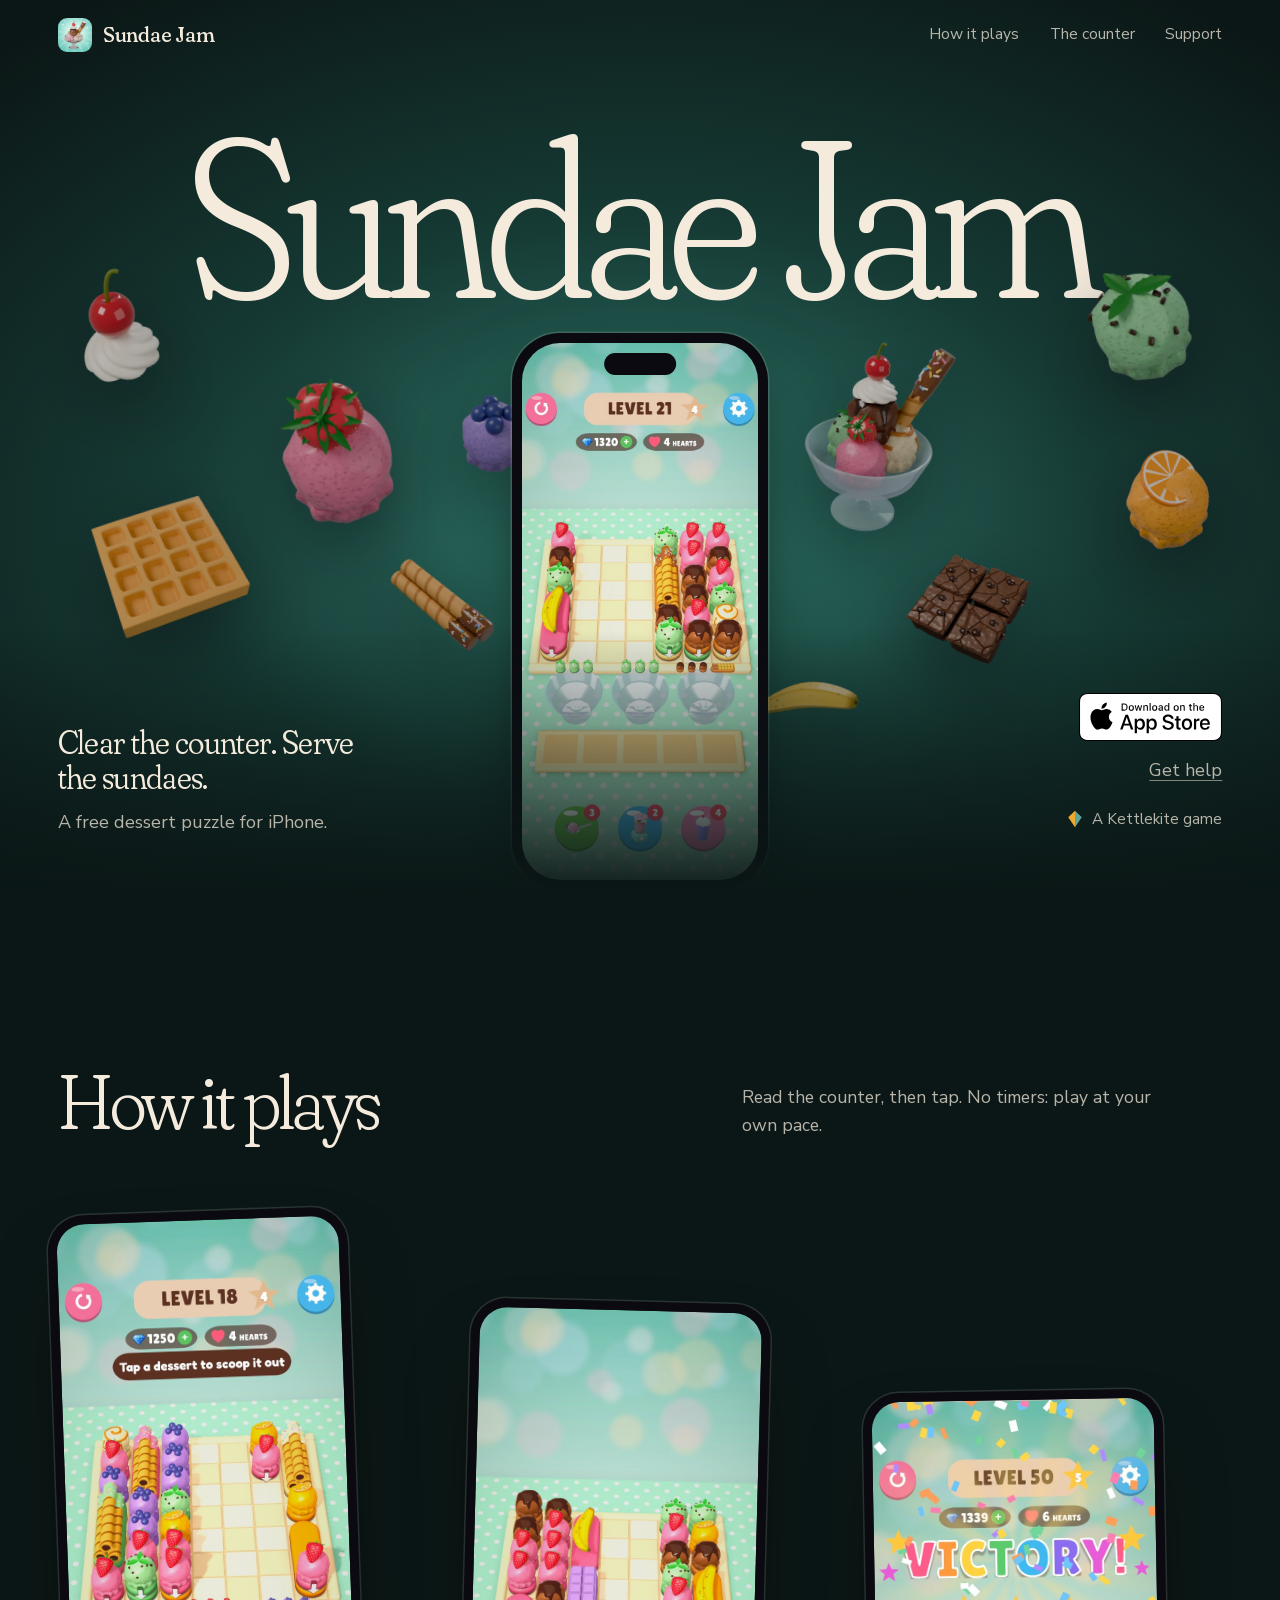
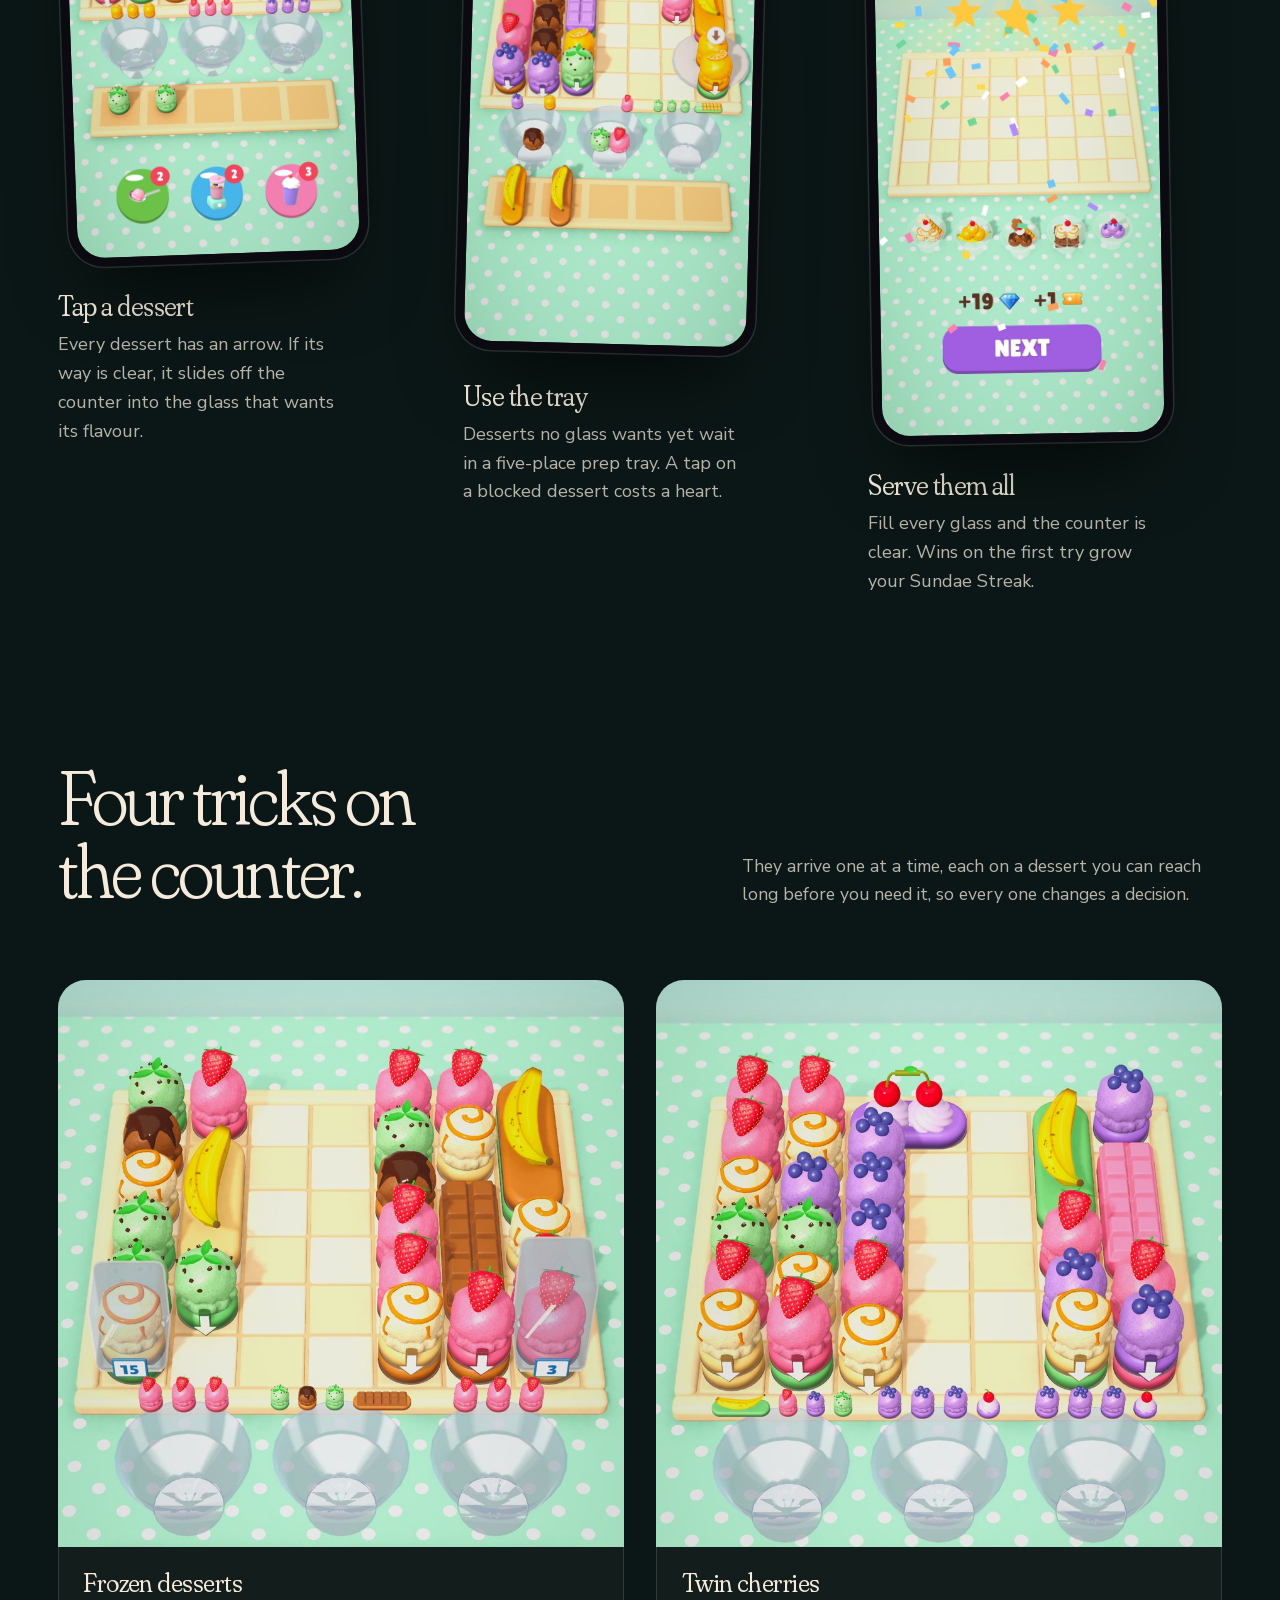
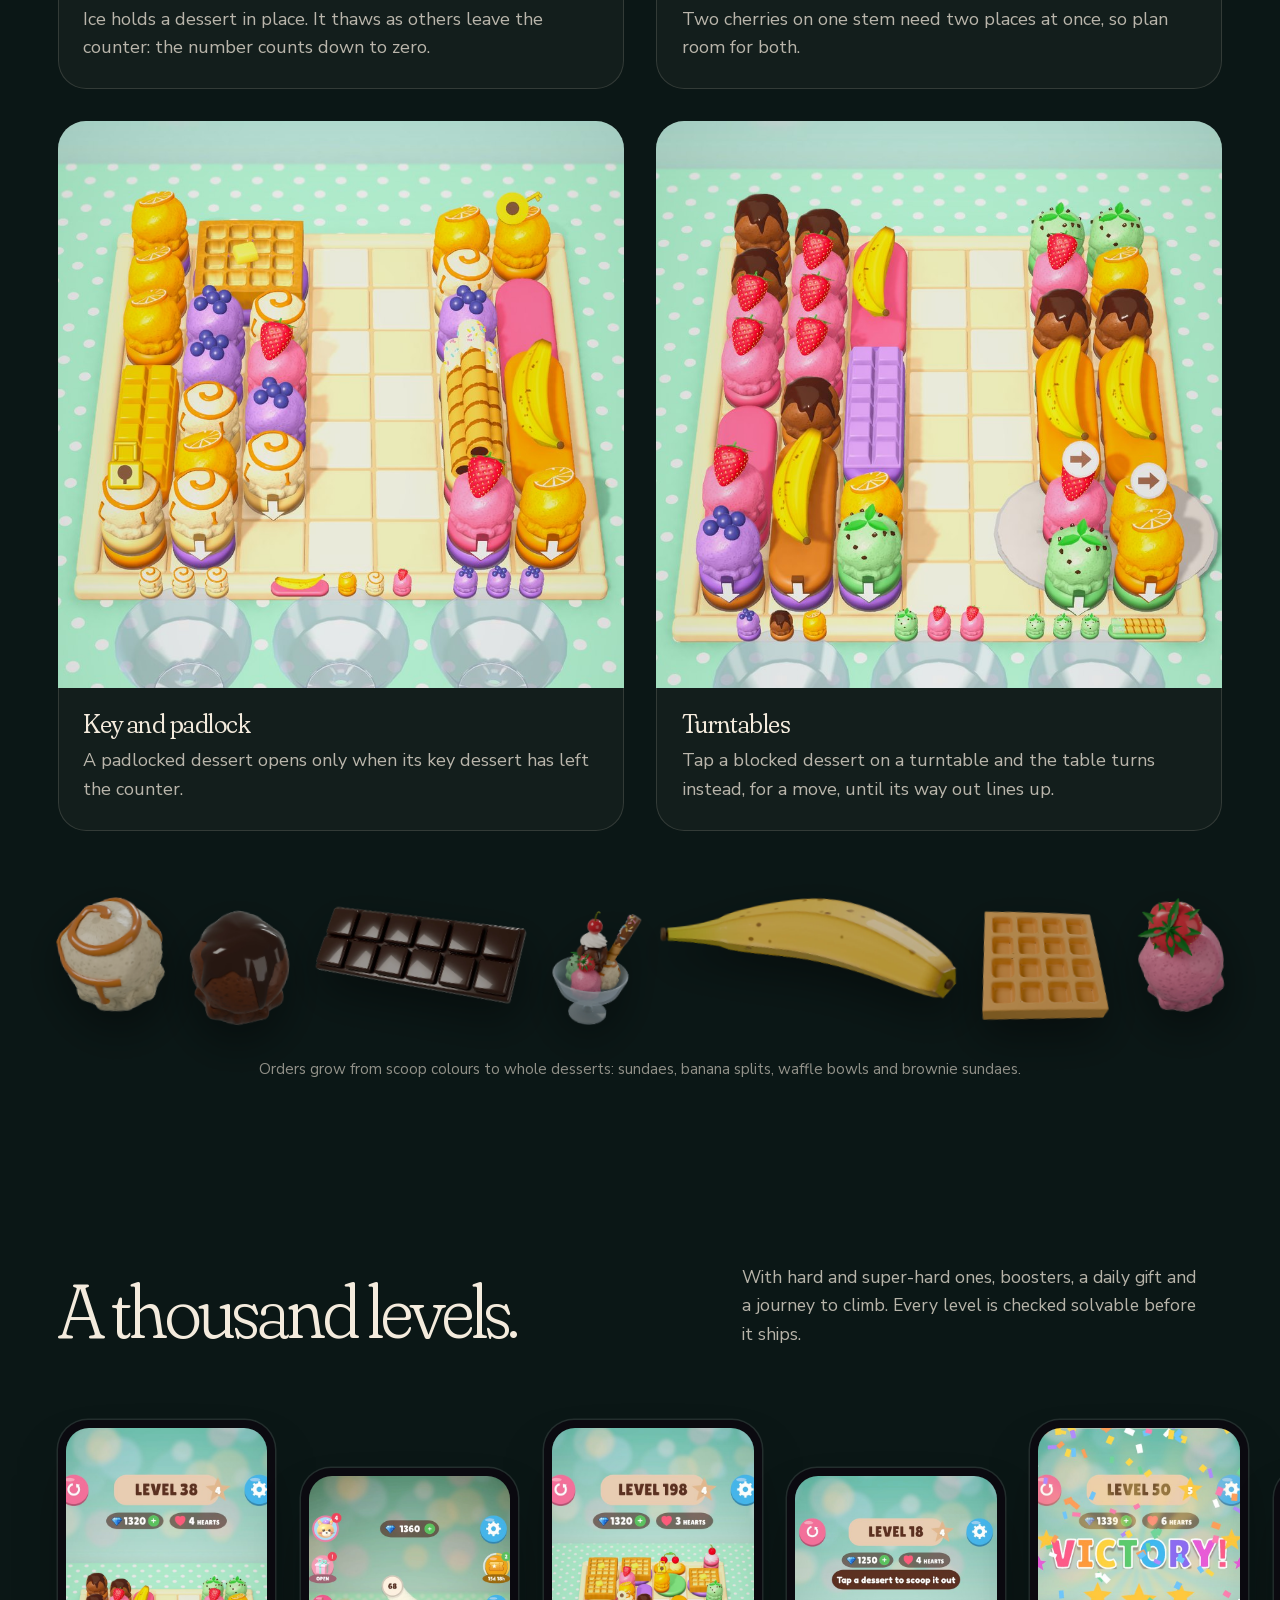
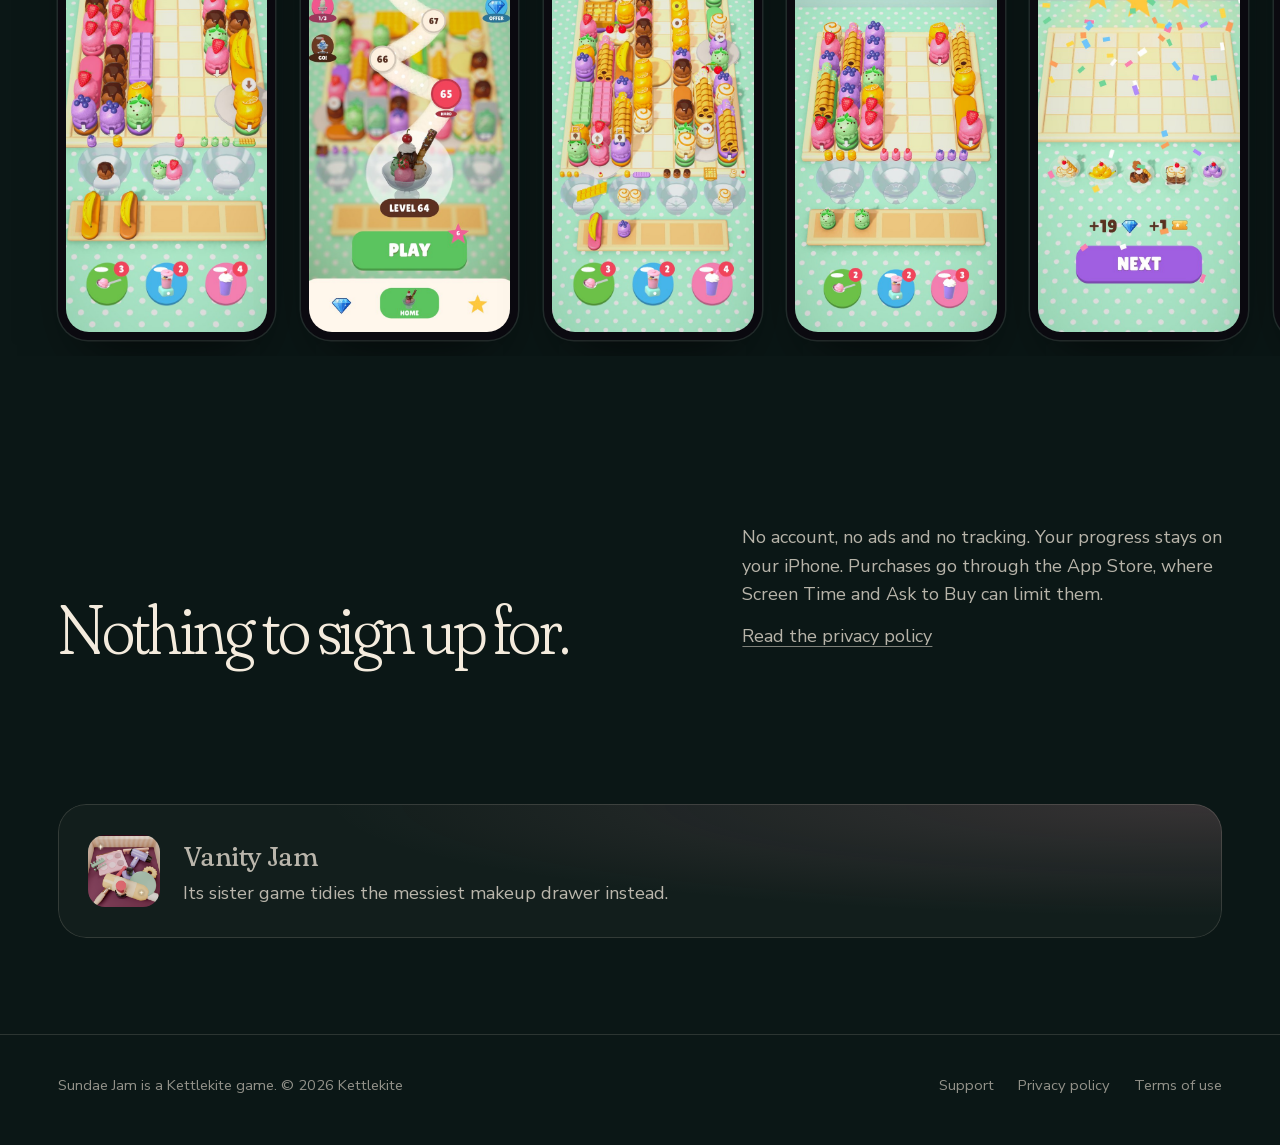
<file: index.html>
<!doctype html>
<html lang="en">
<head>
<meta charset="utf-8">
<meta name="viewport" content="width=device-width, initial-scale=1, viewport-fit=cover">
<title>Sundae Jam</title>
<meta name="description" content="Clear the counter, serve the sundaes: a dessert puzzle for iPhone, by Kettlekite. Free on the App Store.">
<meta name="apple-itunes-app" content="app-id=6824275538">
<meta name="theme-color" content="#0b1716">
<link rel="canonical" href="https://sundaejam.kettlekite.com/">
<meta property="og:type" content="website">
<meta property="og:url" content="https://sundaejam.kettlekite.com/">
<meta property="og:site_name" content="Kettlekite">
<meta property="og:title" content="Sundae Jam">
<meta property="og:description" content="Clear the counter, serve the sundaes: a dessert puzzle for iPhone. Free on the App Store.">
<meta property="og:image" content="https://sundaejam.kettlekite.com/assets/media/og.jpg">
<meta name="twitter:card" content="summary_large_image">
<link rel="icon" href="/assets/icon.png" type="image/png">
<link rel="apple-touch-icon" href="/assets/icon.png">
<link rel="preload" href="/assets/fonts/fraunces-latin.woff2" as="font" type="font/woff2" crossorigin>
<link rel="stylesheet" href="/assets/fonts/fonts.css">
<link rel="stylesheet" href="/assets/kk.css">
<link rel="stylesheet" href="/assets/game.css">
<link rel="stylesheet" href="/assets/theme.css">
<link rel="stylesheet" href="/assets/site.css">
<script type="application/ld+json">
{
  "@context": "https://schema.org",
  "@type": ["VideoGame", "MobileApplication"],
  "name": "Sundae Jam: Dessert Sort",
  "alternateName": "Sundae Jam",
  "description": "Clear the counter, serve the sundaes: a dessert puzzle for iPhone.",
  "url": "https://sundaejam.kettlekite.com/",
  "image": "https://sundaejam.kettlekite.com/assets/media/og.jpg",
  "applicationCategory": "GameApplication",
  "genre": ["Puzzle", "Casual"],
  "gamePlatform": "iPhone",
  "operatingSystem": "iOS 15.0 or later",
  "contentRating": "4+",
  "datePublished": "2026-11-12",
  "softwareVersion": "1.1.0",
  "installUrl": "https://apps.apple.com/app/id6824275538",
  "offers": { "@type": "Offer", "price": "0", "priceCurrency": "USD", "availability": "https://schema.org/InStock", "url": "https://apps.apple.com/app/id6824275538" },
  "publisher": { "@type": "Organization", "name": "Kettlekite", "url": "https://kettlekite.com" }
}
</script>
</head>
<body>
<a class="skip" href="#main">Skip to content</a>
<header class="bar">
  <a class="brand" href="/" translate="no"><img src="/assets/icon.png" alt="" width="34" height="34">Sundae Jam</a>
  <nav class="nav" aria-label="Site">
    <a href="#how">How it plays</a>
    <a href="#tricks">The counter</a>
    <a href="/support">Support</a>
  </nav>
</header>

<main id="main">
  <section class="g-hero">
    <h1 class="g-name" translate="no">Sundae Jam</h1>
    <div class="g-scene" aria-hidden="true">
      <img class="float" src="/assets/media/desserts/cherry.webp" width="522" height="760" alt="" style="--x:6%;--y:30%;--w:6%;--d:1.8;--r:-14deg">
      <img class="float" src="/assets/media/desserts/scoop_strawberry.webp" width="566" height="760" alt="" style="--x:22%;--y:42%;--w:8.5%;--d:1.3;--r:-8deg">
      <img class="float" src="/assets/media/desserts/waffle.webp" width="760" height="654" alt="" style="--x:8%;--y:56%;--w:11%;--d:1.0;--r:-14deg">
      <img class="float" src="/assets/media/desserts/waferroll.webp" width="760" height="399" alt="" style="--x:30%;--y:64%;--w:9%;--d:1.6;--r:24deg">
      <img class="float" src="/assets/media/desserts/scoop_blueberry.webp" width="644" height="760" alt="" style="--x:36%;--y:44%;--w:5%;--d:0.6;--r:10deg">
      <img class="float" src="/assets/media/desserts/sundae.webp" width="563" height="760" alt="" style="--x:63%;--y:38%;--w:11%;--d:0.8;--r:6deg">
      <img class="float" src="/assets/media/desserts/scoop_pistachio.webp" width="705" height="760" alt="" style="--x:85%;--y:30%;--w:8%;--d:1.5;--r:-6deg">
      <img class="float" src="/assets/media/desserts/brownie.webp" width="760" height="663" alt="" style="--x:71%;--y:62%;--w:9%;--d:0.9;--r:12deg">
      <img class="float" src="/assets/media/desserts/scoop_orange.webp" width="647" height="760" alt="" style="--x:88%;--y:50%;--w:6.5%;--d:0.7;--r:-10deg">
      <img class="float" src="/assets/media/desserts/banana.webp" width="760" height="297" alt="" style="--x:58%;--y:76%;--w:9%;--d:1.2;--r:-22deg">
    </div>
    <div class="g-device"><div class="phone"><video src="/assets/media/demo.mp4" poster="/assets/media/demo-poster.jpg" autoplay muted loop playsinline aria-label="A level of Sundae Jam being played"></video></div></div>
    <div class="g-copy wrap">
      <div>
        <p class="g-lede">Clear the counter. Serve the sundaes.</p>
        <p class="g-sub">A free dessert puzzle for iPhone.</p>
      </div>
      <div class="g-cta">
        <div class="actions"><a class="store-badge" href="https://apps.apple.com/app/id6824275538"><img src="/assets/app-store-badge.svg" width="144" height="48" alt="Download Sundae Jam on the App Store"></a></div>
        <a class="help" href="/support">Get help</a><br>
        <a class="studio-mark" href="https://kettlekite.com"><svg viewBox="0 0 64 64" aria-hidden="true"><path d="M32 3 L56 26 L32 61 Z" fill="#5fa59a"/><path d="M32 3 L8 26 L32 61 Z" fill="#f0a92e"/></svg>A Kettlekite game</a>
      </div>
    </div>
  </section>

  <section class="g-section wrap" id="how" aria-labelledby="how-title">
    <div class="g-head rise">
      <h2 id="how-title">How it plays</h2>
      <p>Read the counter, then tap. No timers: play at your own pace.</p>
    </div>
    <ol class="beats">
      <li class="beat rise" style="--tilt:-2deg"><div class="shot"><img src="/assets/media/tap.jpg" alt="Level 18: a counter of scoops with arrows, the hint Tap a dessert to scoop it out." loading="lazy"></div>
        <h3>Tap a dessert</h3><p>Every dessert has an arrow. If its way is clear, it slides off the counter into the glass that wants its flavour.</p></li>
      <li class="beat rise" style="--tilt:1.5deg"><div class="shot"><img src="/assets/media/tray.jpg" alt="Level 38 with two bananas waiting in the prep tray." loading="lazy"></div>
        <h3>Use the tray</h3><p>Desserts no glass wants yet wait in a five-place prep tray. A tap on a blocked dessert costs a heart.</p></li>
      <li class="beat rise" style="--tilt:-1deg"><div class="shot"><img src="/assets/media/win.jpg" alt="Victory screen with three stars and the gems earned." loading="lazy"></div>
        <h3>Serve them all</h3><p>Fill every glass and the counter is clear. Wins on the first try grow your Sundae Streak.</p></li>
    </ol>
  </section>

  <section class="g-section wrap" id="tricks" aria-labelledby="tricks-title">
    <div class="g-head rise">
      <h2 id="tricks-title">Four tricks on the counter.</h2>
      <p>They arrive one at a time, each on a dessert you can reach long before you need it, so every one changes a decision.</p>
    </div>
    <div class="tricks">
      <article class="trick rise"><img src="/assets/media/mech-frozen.jpg" alt="Two desserts in blocks of ice marked 15 and 3." loading="lazy">
        <div><h3>Frozen desserts</h3><p>Ice holds a dessert in place. It thaws as others leave the counter: the number counts down to zero.</p></div></article>
      <article class="trick rise"><img src="/assets/media/mech-twins.jpg" alt="A pair of cherries on one stem, each on a swirl of cream." loading="lazy">
        <div><h3>Twin cherries</h3><p>Two cherries on one stem need two places at once, so plan room for both.</p></div></article>
      <article class="trick rise"><img src="/assets/media/mech-padlock.jpg" alt="A padlocked dessert among scoops and a banana." loading="lazy">
        <div><h3>Key and padlock</h3><p>A padlocked dessert opens only when its key dessert has left the counter.</p></div></article>
      <article class="trick rise"><img src="/assets/media/mech-turntable.jpg" alt="Desserts standing on a round turntable in the counter." loading="lazy">
        <div><h3>Turntables</h3><p>Tap a blocked dessert on a turntable and the table turns instead, for a move, until its way out lines up.</p></div></article>
    </div>
    <div class="orders rise" aria-hidden="true">
      <img src="/assets/media/desserts/scoop_vanilla.webp" alt="" loading="lazy">
      <img src="/assets/media/desserts/scoop_chocolate.webp" alt="" loading="lazy">
      <img src="/assets/media/desserts/chocobar.webp" alt="" loading="lazy">
      <img src="/assets/media/desserts/sundae.webp" alt="" loading="lazy">
      <img src="/assets/media/desserts/banana.webp" alt="" loading="lazy">
      <img src="/assets/media/desserts/waffle.webp" alt="" loading="lazy">
      <img src="/assets/media/desserts/scoop_strawberry.webp" alt="" loading="lazy">
    </div>
    <p class="quiet rise" style="text-align:center;margin-top:2rem">Orders grow from scoop colours to whole desserts: sundaes, banana splits, waffle bowls and brownie sundaes.</p>
  </section>

  <section class="g-section levels" id="levels" aria-labelledby="levels-title">
    <div class="wrap">
      <div class="g-head rise">
        <h2 id="levels-title">A thousand levels.</h2>
        <p>With hard and super-hard ones, boosters, a daily gift and a journey to climb. Every level is checked solvable before it ships.</p>
      </div>
    </div>
    <div class="strip" role="group" aria-label="Screens from across the game">
      <figure><img src="/assets/media/l038.jpg" alt="Level 38." loading="lazy"></figure>
      <figure><img src="/assets/media/home.jpg" alt="The journey map at level 64." loading="lazy"></figure>
      <figure><img src="/assets/media/l198.jpg" alt="Level 198, a tall counter." loading="lazy"></figure>
      <figure><img src="/assets/media/tap.jpg" alt="Level 18." loading="lazy"></figure>
      <figure><img src="/assets/media/win.jpg" alt="Victory at level 50." loading="lazy"></figure>
      <figure><img src="/assets/media/tray.jpg" alt="Level 38 with the prep tray in use." loading="lazy"></figure>
    </div>
  </section>

  <section class="g-section wrap" aria-labelledby="calm-title">
    <div class="calm rise">
      <h2 id="calm-title">Nothing to sign up for.</h2>
      <div>
        <p>No account, no ads and no tracking. Your progress stays on your iPhone. Purchases go through the App Store, where Screen Time and Ask to Buy can limit them.</p>
        <p><a href="/privacy">Read the privacy policy</a></p>
      </div>
    </div>
    <a class="sister rise" href="https://vanityjam.kettlekite.com">
      <img src="/assets/media/vanity-icon.png" alt="" width="72" height="72">
      <span><strong>Vanity Jam</strong><span>Its sister game tidies the messiest makeup drawer instead.</span></span>
    </a>
  </section>
</main>

<footer class="foot">
  <div class="wrap">
    <p>Sundae&nbsp;Jam is a <a href="https://kettlekite.com">Kettlekite</a> game. © 2026 Kettlekite</p>
    <ul>
      <li><a href="/support">Support</a></li>
      <li><a href="/privacy">Privacy policy</a></li>
      <li><a href="/terms">Terms of use</a></li>
    </ul>
  </div>
</footer>
<script src="/assets/game.js" defer></script>
<script src="/assets/site.js" defer></script>
</body>
</html>
</file>
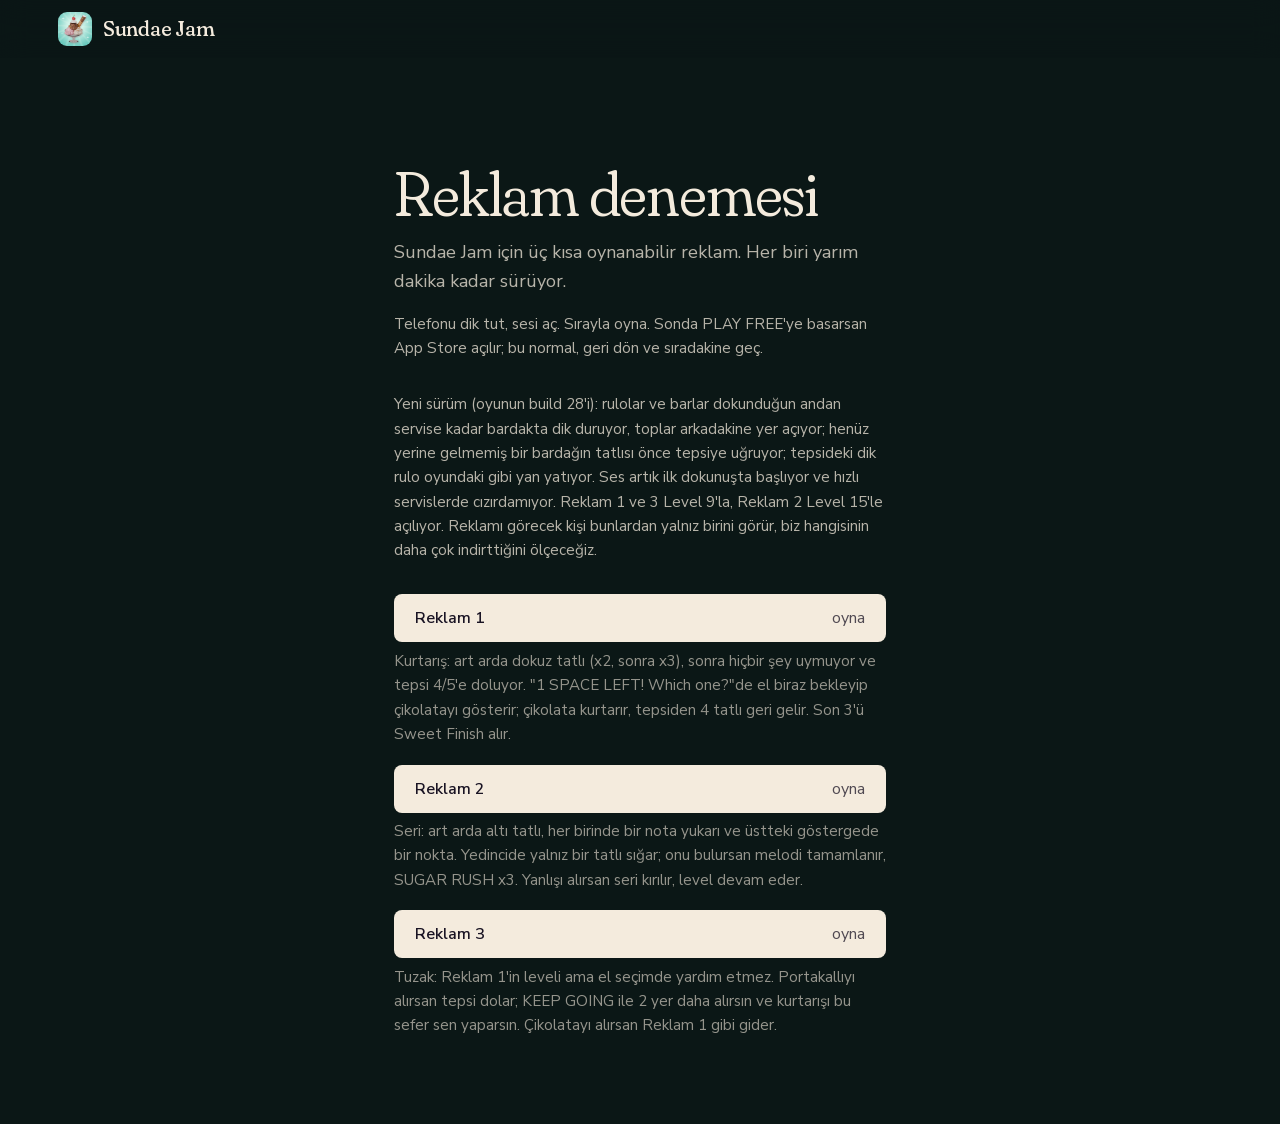
<file: playtest/index.html>
<!doctype html>
<html lang="tr">
<head>
<meta charset="utf-8">
<meta name="viewport" content="width=device-width, initial-scale=1">
<meta name="robots" content="noindex, nofollow">
<title>Sundae Jam reklam denemesi</title>
<meta name="theme-color" content="#0b1716">
<link rel="icon" href="/assets/icon.png" type="image/png">
<link rel="stylesheet" href="/assets/fonts/fonts.css">
<link rel="stylesheet" href="/assets/kk.css">
<link rel="stylesheet" href="/assets/theme.css">
<link rel="stylesheet" href="/assets/site.css">
<style>
  /* the three ads, one per row, full width on a phone */
  .tries { display: grid; gap: 0.75rem; margin: 1.5rem 0 2rem; }
  .tries .btn { width: 100%; justify-content: space-between; }
  .tries .btn span { font-weight: 400; opacity: 0.75; }
  .tries .note { margin: -0.35rem 0 0.4rem; font-size: 0.95rem; opacity: 0.8; }
</style>
</head>
<body>
<header class="wrap bar">
  <a class="brand" href="/" translate="no"><img src="/assets/icon.png" alt="" width="36" height="36">Sundae Jam</a>
</header>

<main id="main" class="wrap doc">
<h1>Reklam denemesi</h1>
<p>Sundae Jam için üç kısa oynanabilir reklam. Her biri yarım dakika kadar sürüyor.</p>
<p class="quiet">Telefonu dik tut, sesi aç. Sırayla oyna. Sonda PLAY FREE'ye basarsan App Store açılır; bu normal, geri dön ve sıradakine geç.</p>
<p class="quiet">Yeni sürüm (oyunun build 28'i): rulolar ve barlar dokunduğun andan servise kadar bardakta dik duruyor, toplar arkadakine yer açıyor; henüz yerine gelmemiş bir bardağın tatlısı önce tepsiye uğruyor; tepsideki dik rulo oyundaki gibi yan yatıyor. Ses artık ilk dokunuşta başlıyor ve hızlı servislerde cızırdamıyor. Reklam 1 ve 3 Level 9'la, Reklam 2 Level 15'le açılıyor. Reklamı görecek kişi bunlardan yalnız birini görür, biz hangisinin daha çok indirttiğini ölçeceğiz.</p>
<div class="tries">
  <a class="btn solid" href="/playtest/1/">Reklam 1 <span>oyna</span></a>
  <p class="note">Kurtarış: art arda dokuz tatlı (x2, sonra x3), sonra hiçbir şey uymuyor ve tepsi 4/5'e doluyor. "1 SPACE LEFT! Which one?"de el biraz bekleyip çikolatayı gösterir; çikolata kurtarır, tepsiden 4 tatlı geri gelir. Son 3'ü Sweet Finish alır.</p>
  <a class="btn solid" href="/playtest/2/">Reklam 2 <span>oyna</span></a>
  <p class="note">Seri: art arda altı tatlı, her birinde bir nota yukarı ve üstteki göstergede bir nokta. Yedincide yalnız bir tatlı sığar; onu bulursan melodi tamamlanır, SUGAR RUSH x3. Yanlışı alırsan seri kırılır, level devam eder.</p>
  <a class="btn solid" href="/playtest/3/">Reklam 3 <span>oyna</span></a>
  <p class="note">Tuzak: Reklam 1'in leveli ama el seçimde yardım etmez. Portakallıyı alırsan tepsi dolar; KEEP GOING ile 2 yer daha alırsın ve kurtarışı bu sefer sen yaparsın. Çikolatayı alırsan Reklam 1 gibi gider.</p>
</div>
</main>
</body>
</html>
</file>
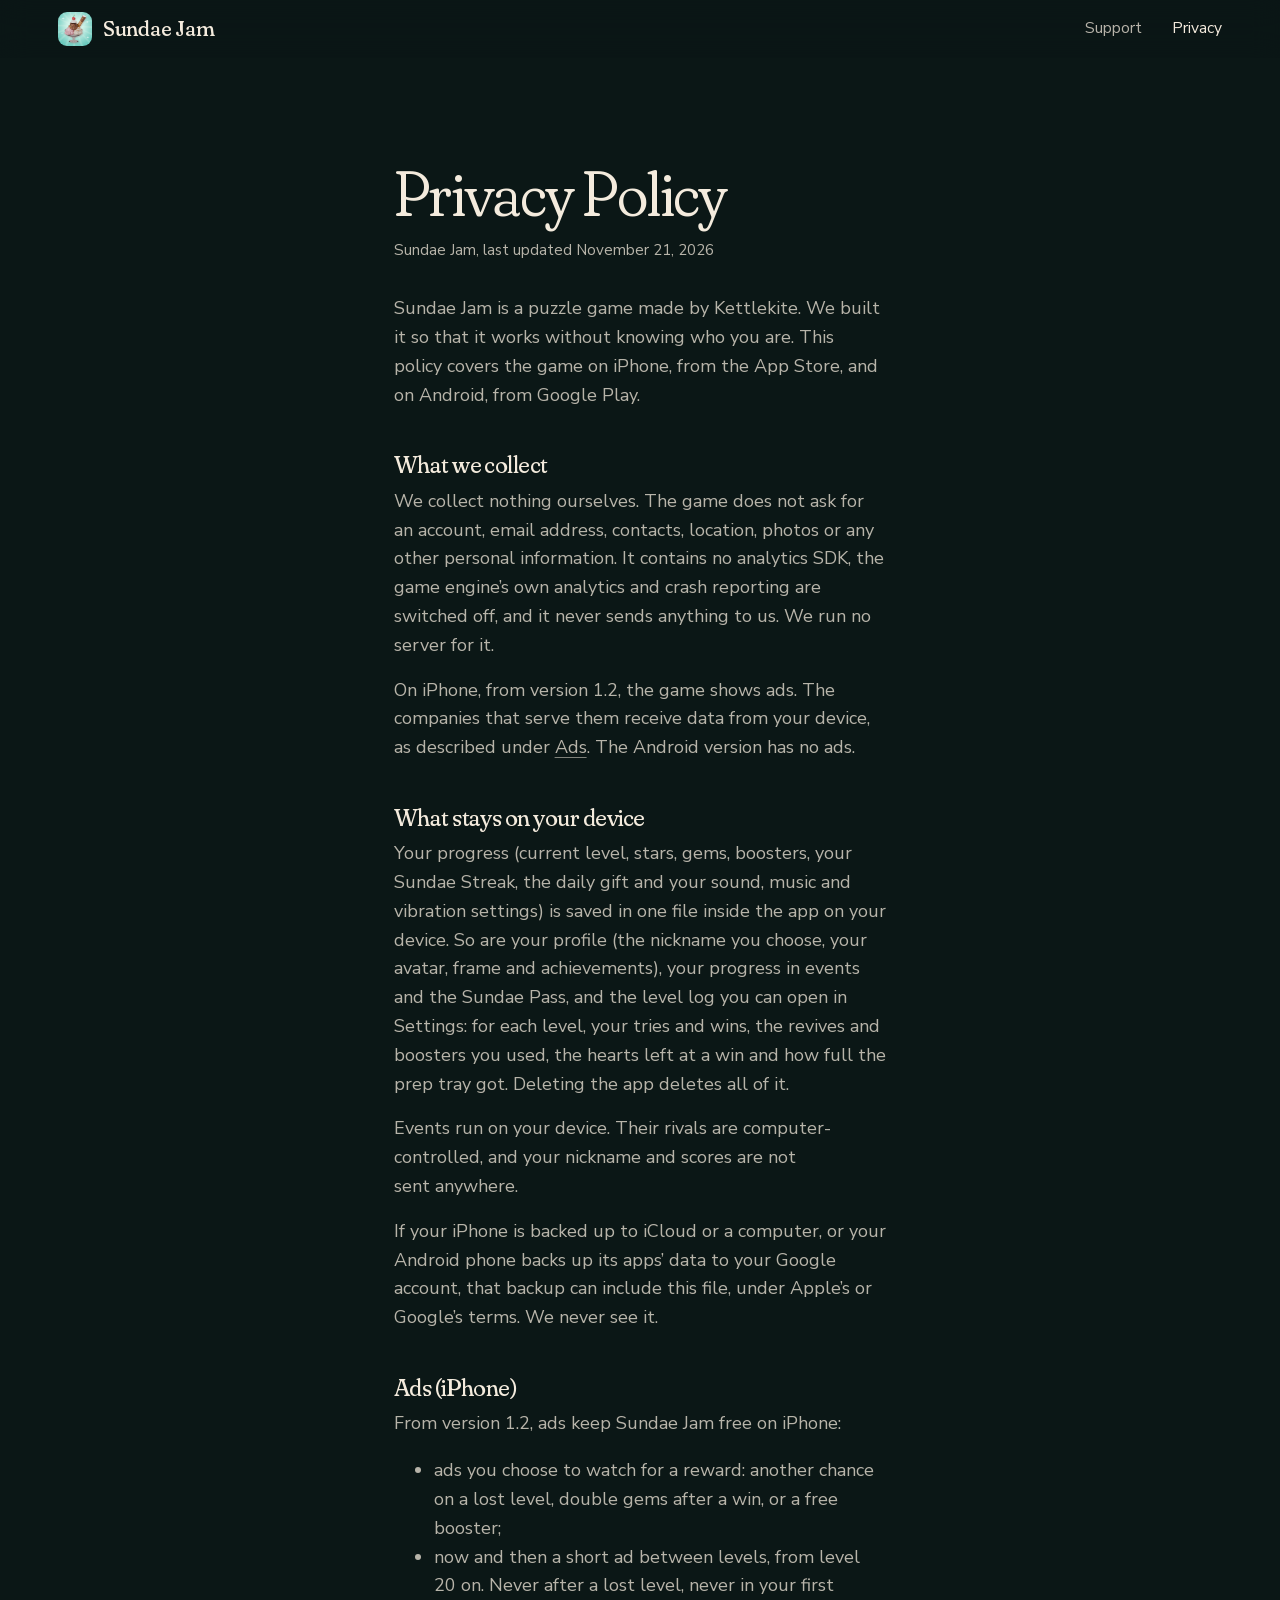
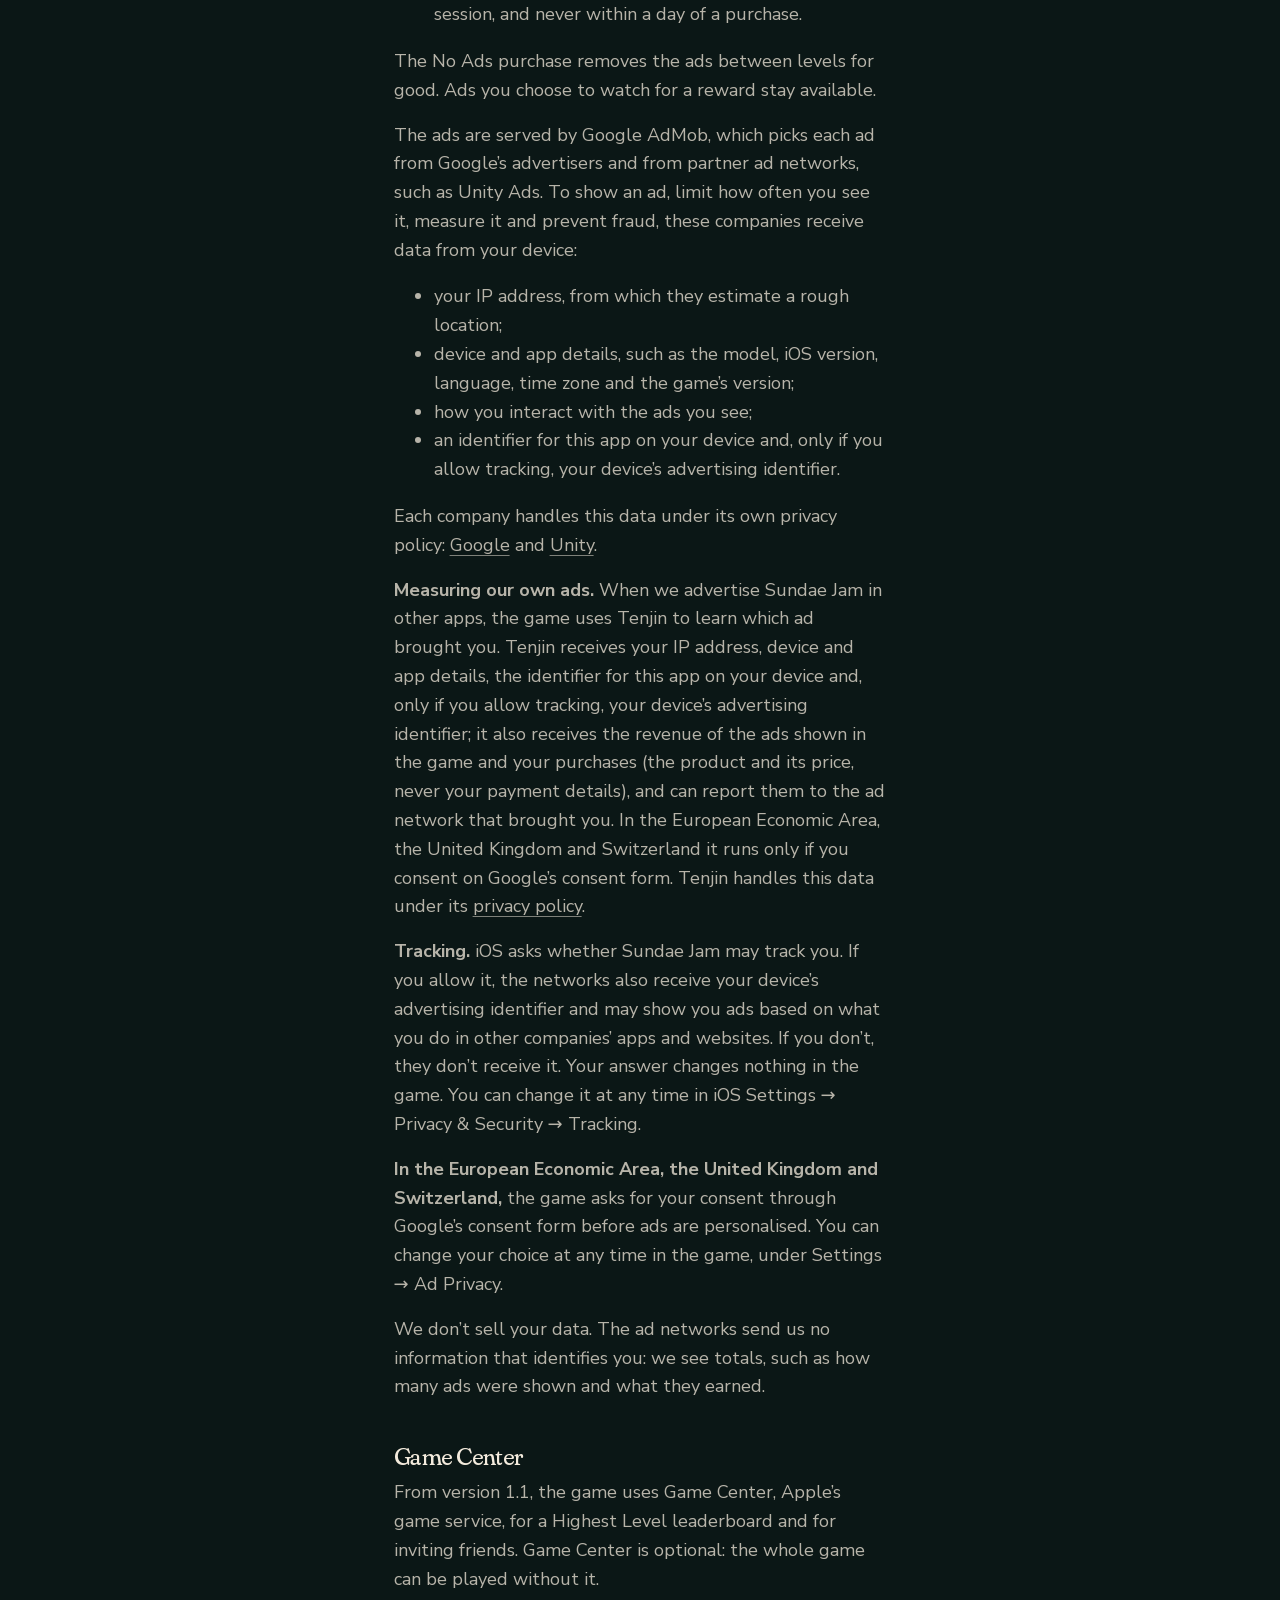
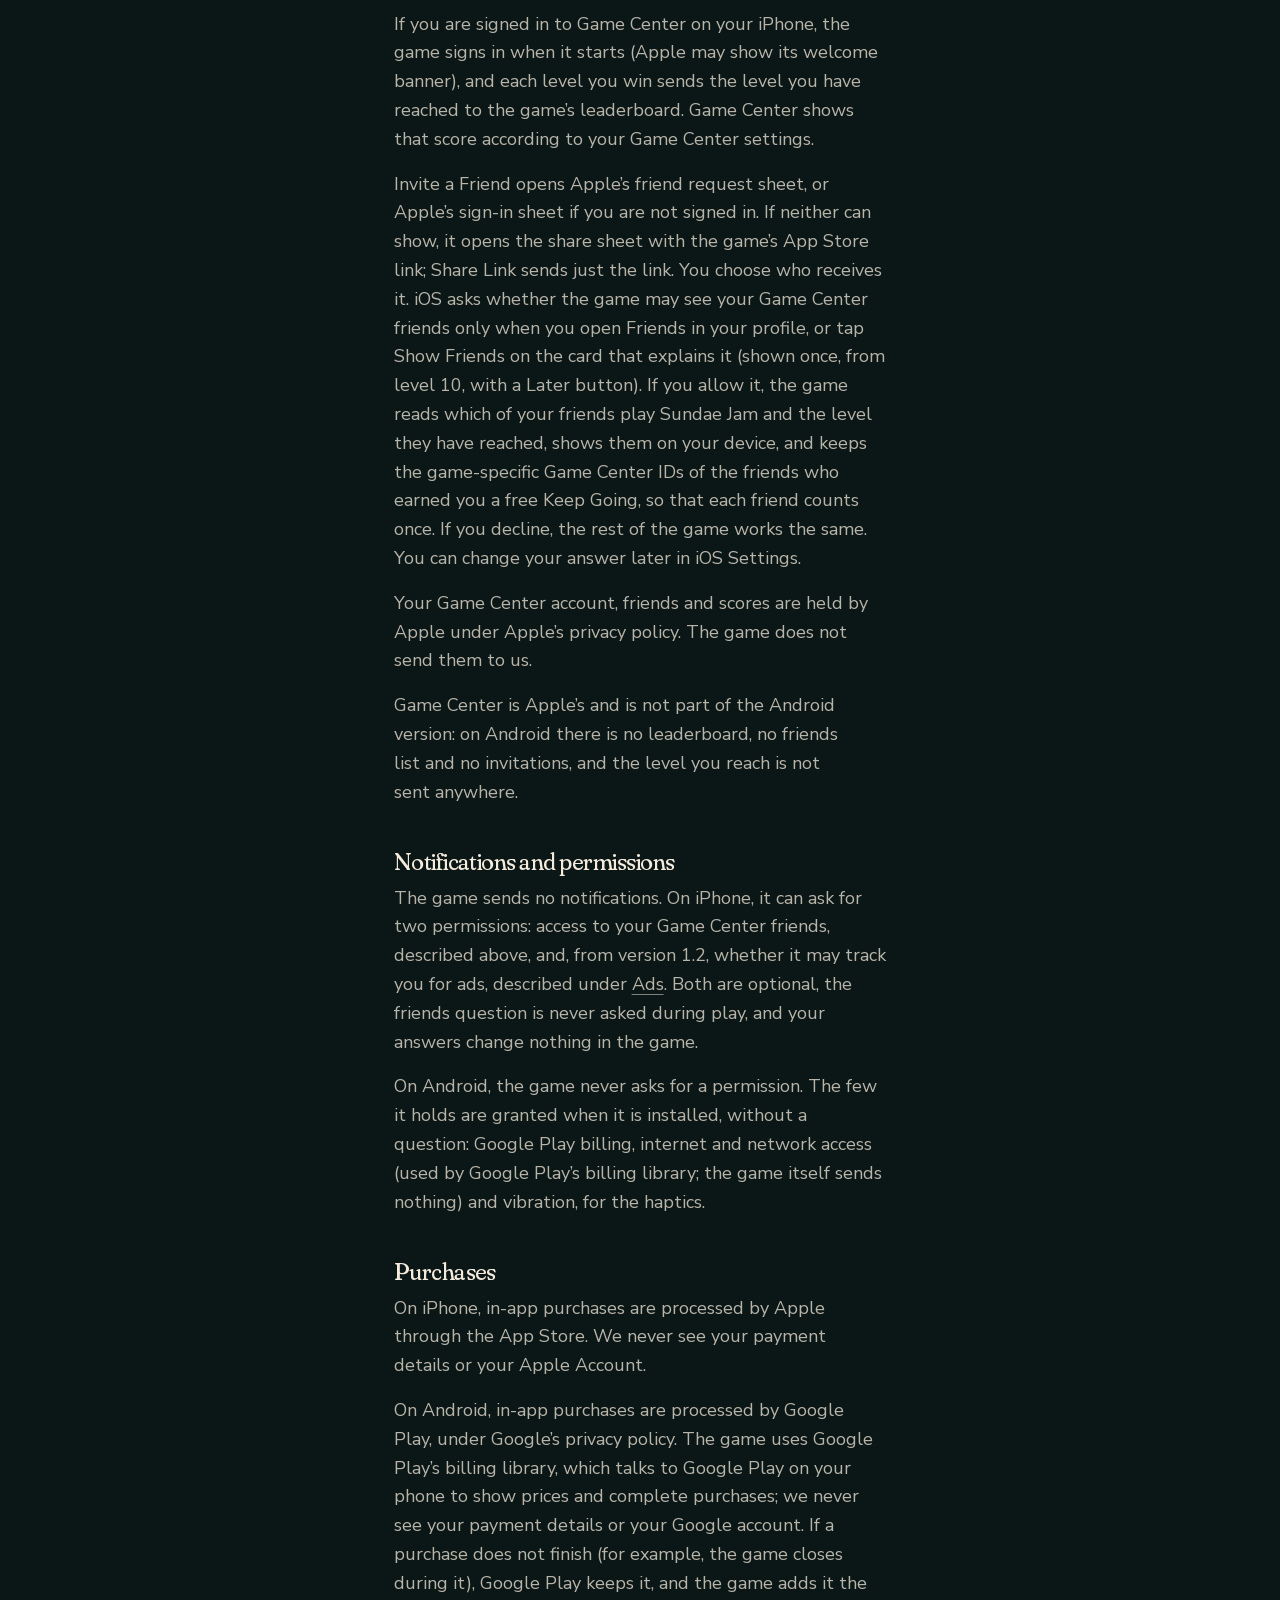
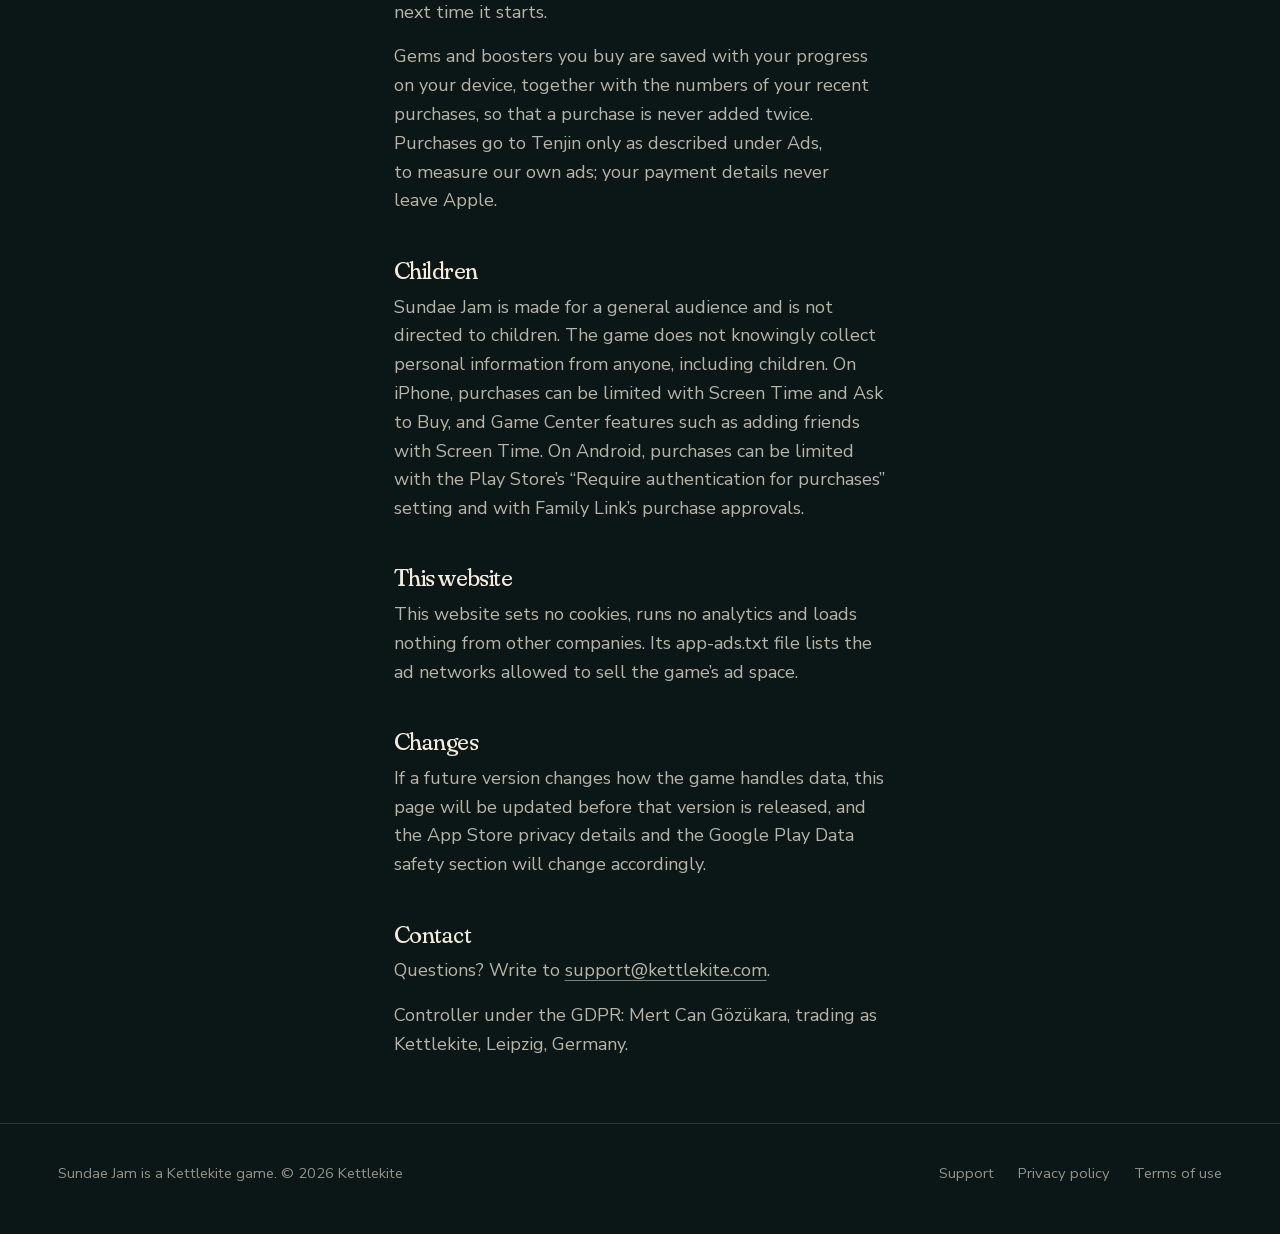
<file: privacy.html>
<!doctype html>
<html lang="en">
<head>
<meta charset="utf-8">
<meta name="viewport" content="width=device-width, initial-scale=1">
<title>Sundae Jam Privacy Policy</title>
<meta name="description" content="How Sundae Jam handles data: no account, your progress stays on your phone, and on iPhone the ads come through Google AdMob.">
<link rel="canonical" href="https://sundaejam.kettlekite.com/privacy">
<meta property="og:type" content="website">
<meta property="og:url" content="https://sundaejam.kettlekite.com/privacy">
<meta property="og:site_name" content="Kettlekite">
<meta property="og:title" content="Sundae Jam Privacy Policy">
<meta property="og:description" content="How Sundae Jam handles data: no account, your progress stays on your phone, and on iPhone the ads come through Google AdMob.">
<meta property="og:image" content="https://sundaejam.kettlekite.com/assets/media/og.jpg">
<meta name="twitter:card" content="summary_large_image">
<meta name="apple-itunes-app" content="app-id=6824275538">
<meta name="theme-color" content="#0b1716">
<link rel="icon" href="/assets/icon.png" type="image/png">
<link rel="apple-touch-icon" href="/assets/icon.png">
<link rel="stylesheet" href="/assets/fonts/fonts.css">
<link rel="stylesheet" href="/assets/kk.css">
<link rel="stylesheet" href="/assets/theme.css">
<link rel="stylesheet" href="/assets/site.css">
</head>
<body>
<a class="skip" href="#main">Skip to content</a>
<header class="wrap bar">
  <a class="brand" href="/" translate="no"><img src="/assets/icon.png" alt="" width="36" height="36">Sundae Jam</a>
  <nav class="nav" aria-label="Site">
    <a href="/support">Support</a>
    <a href="/privacy" aria-current="page">Privacy</a>
  </nav>
</header>

<main id="main" class="wrap doc">
<h1>Privacy Policy</h1>
<p class="quiet">Sundae Jam, last updated November 21, 2026</p>
<p>Sundae&nbsp;Jam is a puzzle game made by Kettlekite. We built it so that it works without knowing who you are. This policy covers the game on iPhone, from the App Store, and on Android, from Google Play.</p>
<h2>What we collect</h2>
<p>We collect nothing ourselves. The game does not ask for an account, email address, contacts, location, photos or any other personal information. It contains no analytics SDK, the game engine’s own analytics and crash reporting are switched off, and it never sends anything to us. We run no server for it.</p>
<p>On iPhone, from version 1.2, the game shows ads. The companies that serve them receive data from your device, as described under <a href="#ads">Ads</a>. The Android version has no ads.</p>
<h2>What stays on your device</h2>
<p>Your progress (current level, stars, gems, boosters, your Sundae Streak, the daily gift and your sound, music and vibration settings) is saved in one file inside the app on your device. So are your profile (the nickname you choose, your avatar, frame and achievements), your progress in events and the Sundae Pass, and the level log you can open in Settings: for each level, your tries and wins, the revives and boosters you used, the hearts left at a win and how full the prep tray got. Deleting the app deletes all of it.</p>
<p>Events run on your device. Their rivals are computer-controlled, and your nickname and scores are not sent anywhere.</p>
<p>If your iPhone is backed up to iCloud or a computer, or your Android phone backs up its apps’ data to your Google account, that backup can include this file, under Apple’s or Google’s terms. We never see it.</p>
<h2 id="ads">Ads (iPhone)</h2>
<p>From version 1.2, ads keep Sundae Jam free on iPhone:</p>
<ul>
<li>ads you choose to watch for a reward: another chance on a lost level, double gems after a win, or a free booster;</li>
<li>now and then a short ad between levels, from level 20 on. Never after a lost level, never in your first session, and never within a day of a purchase.</li>
</ul>
<p>The No Ads purchase removes the ads between levels for good. Ads you choose to watch for a reward stay available.</p>
<p>The ads are served by Google AdMob, which picks each ad from Google’s advertisers and from partner ad networks, such as Unity Ads. To show an ad, limit how often you see it, measure it and prevent fraud, these companies receive data from your device:</p>
<ul>
<li>your IP address, from which they estimate a rough location;</li>
<li>device and app details, such as the model, iOS version, language, time zone and the game’s version;</li>
<li>how you interact with the ads you see;</li>
<li>an identifier for this app on your device and, only if you allow tracking, your device’s advertising identifier.</li>
</ul>
<p>Each company handles this data under its own privacy policy: <a href="https://policies.google.com/technologies/partner-sites">Google</a> and <a href="https://unity.com/legal/game-player-and-app-user-privacy-policy">Unity</a>.</p>
<p><strong>Measuring our own ads.</strong> When we advertise Sundae Jam in other apps, the game uses Tenjin to learn which ad brought you. Tenjin receives your IP address, device and app details, the identifier for this app on your device and, only if you allow tracking, your device’s advertising identifier; it also receives the revenue of the ads shown in the game and your purchases (the product and its price, never your payment details), and can report them to the ad network that brought you. In the European Economic Area, the United Kingdom and Switzerland it runs only if you consent on Google’s consent form. Tenjin handles this data under its <a href="https://tenjin.com/privacy/">privacy policy</a>.</p>
<p><strong>Tracking.</strong> iOS asks whether Sundae Jam may track you. If you allow it, the networks also receive your device’s advertising identifier and may show you ads based on what you do in other companies’ apps and websites. If you don’t, they don’t receive it. Your answer changes nothing in the game. You can change it at any time in iOS Settings → Privacy &amp; Security → Tracking.</p>
<p><strong>In the European Economic Area, the United Kingdom and Switzerland,</strong> the game asks for your consent through Google’s consent form before ads are personalised. You can change your choice at any time in the game, under Settings → Ad Privacy.</p>
<p>We don’t sell your data. The ad networks send us no information that identifies you: we see totals, such as how many ads were shown and what they earned.</p>
<h2>Game Center</h2>
<p>From version 1.1, the game uses Game Center, Apple’s game service, for a Highest Level leaderboard and for inviting friends. Game Center is optional: the whole game can be played without it.</p>
<p>If you are signed in to Game Center on your iPhone, the game signs in when it starts (Apple may show its welcome banner), and each level you win sends the level you have reached to the game’s leaderboard. Game Center shows that score according to your Game Center settings.</p>
<p>Invite a Friend opens Apple’s friend request sheet, or Apple’s sign-in sheet if you are not signed in. If neither can show, it opens the share sheet with the game’s App Store link; Share Link sends just the link. You choose who receives it. iOS asks whether the game may see your Game Center friends only when you open Friends in your profile, or tap Show Friends on the card that explains it (shown once, from level 10, with a Later button). If you allow it, the game reads which of your friends play Sundae Jam and the level they have reached, shows them on your device, and keeps the game-specific Game Center IDs of the friends who earned you a free Keep Going, so that each friend counts once. If you decline, the rest of the game works the same. You can change your answer later in iOS Settings.</p>
<p>Your Game Center account, friends and scores are held by Apple under Apple’s privacy policy. The game does not send them to us.</p>
<p>Game Center is Apple’s and is not part of the Android version: on Android there is no leaderboard, no friends list and no invitations, and the level you reach is not sent anywhere.</p>
<h2>Notifications and permissions</h2>
<p>The game sends no notifications. On iPhone, it can ask for two permissions: access to your Game Center friends, described above, and, from version 1.2, whether it may track you for ads, described under <a href="#ads">Ads</a>. Both are optional, the friends question is never asked during play, and your answers change nothing in the game.</p>
<p>On Android, the game never asks for a permission. The few it holds are granted when it is installed, without a question: Google Play billing, internet and network access (used by Google Play’s billing library; the game itself sends nothing) and vibration, for the haptics.</p>
<h2>Purchases</h2>
<p>On iPhone, in-app purchases are processed by Apple through the App Store. We never see your payment details or your Apple Account.</p>
<p>On Android, in-app purchases are processed by Google Play, under Google’s privacy policy. The game uses Google Play’s billing library, which talks to Google Play on your phone to show prices and complete purchases; we never see your payment details or your Google account. If a purchase does not finish (for example, the game closes during it), Google Play keeps it, and the game adds it the next time it starts.</p>
<p>Gems and boosters you buy are saved with your progress on your device, together with the numbers of your recent purchases, so that a purchase is never added twice. Purchases go to Tenjin only as described under Ads, to measure our own ads; your payment details never leave Apple.</p>
<h2>Children</h2>
<p>Sundae&nbsp;Jam is made for a general audience and is not directed to children. The game does not knowingly collect personal information from anyone, including children. On iPhone, purchases can be limited with Screen Time and Ask to Buy, and Game Center features such as adding friends with Screen Time. On Android, purchases can be limited with the Play Store’s “Require authentication for purchases” setting and with Family Link’s purchase approvals.</p>
<h2>This website</h2>
<p>This website sets no cookies, runs no analytics and loads nothing from other companies. Its app-ads.txt file lists the ad networks allowed to sell the game’s ad space.</p>
<h2>Changes</h2>
<p>If a future version changes how the game handles data, this page will be updated before that version is released, and the App Store privacy details and the Google Play Data safety section will change accordingly.</p>
<h2>Contact</h2>
<p>Questions? Write to <a href="mailto:support@kettlekite.com">support@kettlekite.com</a>.</p>
<p>Controller under the GDPR: Mert Can Gözükara, trading as Kettlekite, Leipzig, Germany.</p>
</main>

<footer class="foot">
  <div class="wrap">
    <p>Sundae Jam is a <a href="https://kettlekite.com">Kettlekite</a> game. © 2026 Kettlekite</p>
    <ul>
      <li><a href="/support">Support</a></li>
      <li><a href="/privacy">Privacy policy</a></li>
      <li><a href="/terms">Terms of use</a></li>
    </ul>
  </div>
</footer>
</body>
</html>
</file>
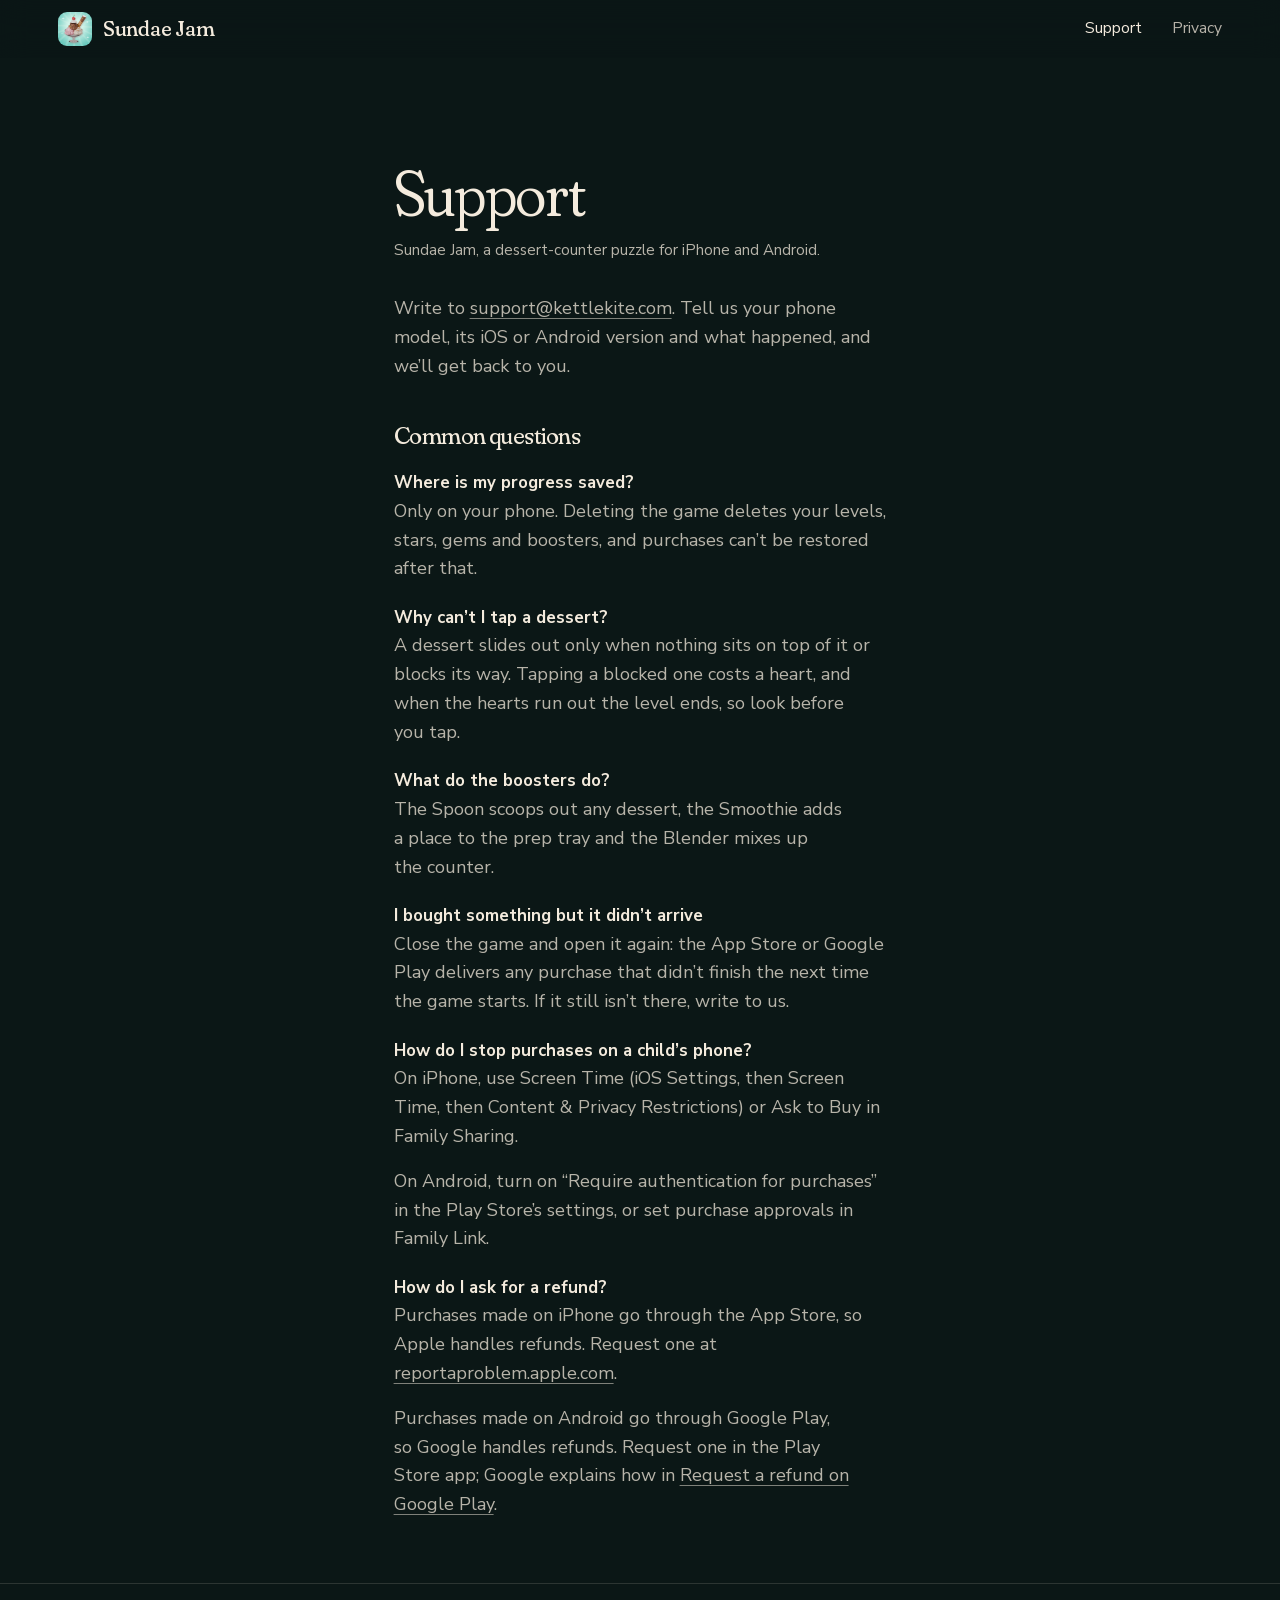
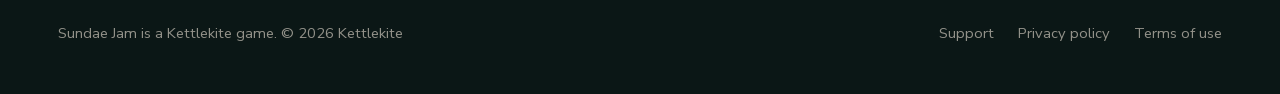
<file: support.html>
<!doctype html>
<html lang="en">
<head>
<meta charset="utf-8">
<meta name="viewport" content="width=device-width, initial-scale=1">
<title>Sundae Jam Support</title>
<meta name="description" content="Help with Sundae Jam, the dessert puzzle for iPhone and Android: how to reach us, and answers to common questions.">
<link rel="canonical" href="https://sundaejam.kettlekite.com/support">
<meta property="og:type" content="website">
<meta property="og:url" content="https://sundaejam.kettlekite.com/support">
<meta property="og:site_name" content="Kettlekite">
<meta property="og:title" content="Sundae Jam Support">
<meta property="og:description" content="Help with Sundae Jam, the dessert puzzle for iPhone and Android: how to reach us, and answers to common questions.">
<meta property="og:image" content="https://sundaejam.kettlekite.com/assets/media/og.jpg">
<meta name="twitter:card" content="summary_large_image">
<meta name="apple-itunes-app" content="app-id=6824275538">
<meta name="theme-color" content="#0b1716">
<link rel="icon" href="/assets/icon.png" type="image/png">
<link rel="apple-touch-icon" href="/assets/icon.png">
<link rel="stylesheet" href="/assets/fonts/fonts.css">
<link rel="stylesheet" href="/assets/kk.css">
<link rel="stylesheet" href="/assets/theme.css">
<link rel="stylesheet" href="/assets/site.css">
</head>
<body>
<a class="skip" href="#main">Skip to content</a>
<header class="wrap bar">
  <a class="brand" href="/" translate="no"><img src="/assets/icon.png" alt="" width="36" height="36">Sundae Jam</a>
  <nav class="nav" aria-label="Site">
    <a href="/support" aria-current="page">Support</a>
    <a href="/privacy">Privacy</a>
  </nav>
</header>

<main id="main" class="wrap doc">
<h1>Support</h1>
<p class="quiet">Sundae Jam, a dessert-counter puzzle for iPhone and Android.</p>
<p>Write to <a href="mailto:support@kettlekite.com?subject=Sundae%20Jam">support@kettlekite.com</a>. Tell us your phone model, its iOS or Android version and what happened, and we’ll get back to you.</p>
<h2>Common questions</h2>
<h3>Where is my progress saved?</h3>
<p>Only on your phone. Deleting the game deletes your levels, stars, gems and boosters, and purchases can’t be restored after that.</p>
<h3>Why can’t I tap a dessert?</h3>
<p>A dessert slides out only when nothing sits on top of it or blocks its way. Tapping a blocked one costs a heart, and when the hearts run out the level ends, so look before you tap.</p>
<h3>What do the boosters do?</h3>
<p>The Spoon scoops out any dessert, the Smoothie adds a place to the prep tray and the Blender mixes up the counter.</p>
<h3>I bought something but it didn’t arrive</h3>
<p>Close the game and open it again: the App Store or Google Play delivers any purchase that didn’t finish the next time the game starts. If it still isn’t there, write to us.</p>
<h3>How do I stop purchases on a child’s phone?</h3>
<p>On iPhone, use Screen Time (iOS Settings, then Screen Time, then Content &amp; Privacy Restrictions) or Ask to Buy in Family Sharing.</p>
<p>On Android, turn on “Require authentication for purchases” in the Play Store’s settings, or set purchase approvals in Family Link.</p>
<h3>How do I ask for a refund?</h3>
<p>Purchases made on iPhone go through the App Store, so Apple handles refunds. Request one at <a href="https://reportaproblem.apple.com">reportaproblem.apple.com</a>.</p>
<p>Purchases made on Android go through Google Play, so Google handles refunds. Request one in the Play Store app; Google explains how in <a href="https://support.google.com/googleplay/answer/15574897">Request a refund on Google Play</a>.</p>
</main>

<footer class="foot">
  <div class="wrap">
    <p>Sundae&nbsp;Jam is a <a href="https://kettlekite.com">Kettlekite</a> game. © 2026 Kettlekite</p>
    <ul>
      <li><a href="/support">Support</a></li>
      <li><a href="/privacy">Privacy policy</a></li>
      <li><a href="/terms">Terms of use</a></li>
    </ul>
  </div>
</footer>
</body>
</html>
</file>
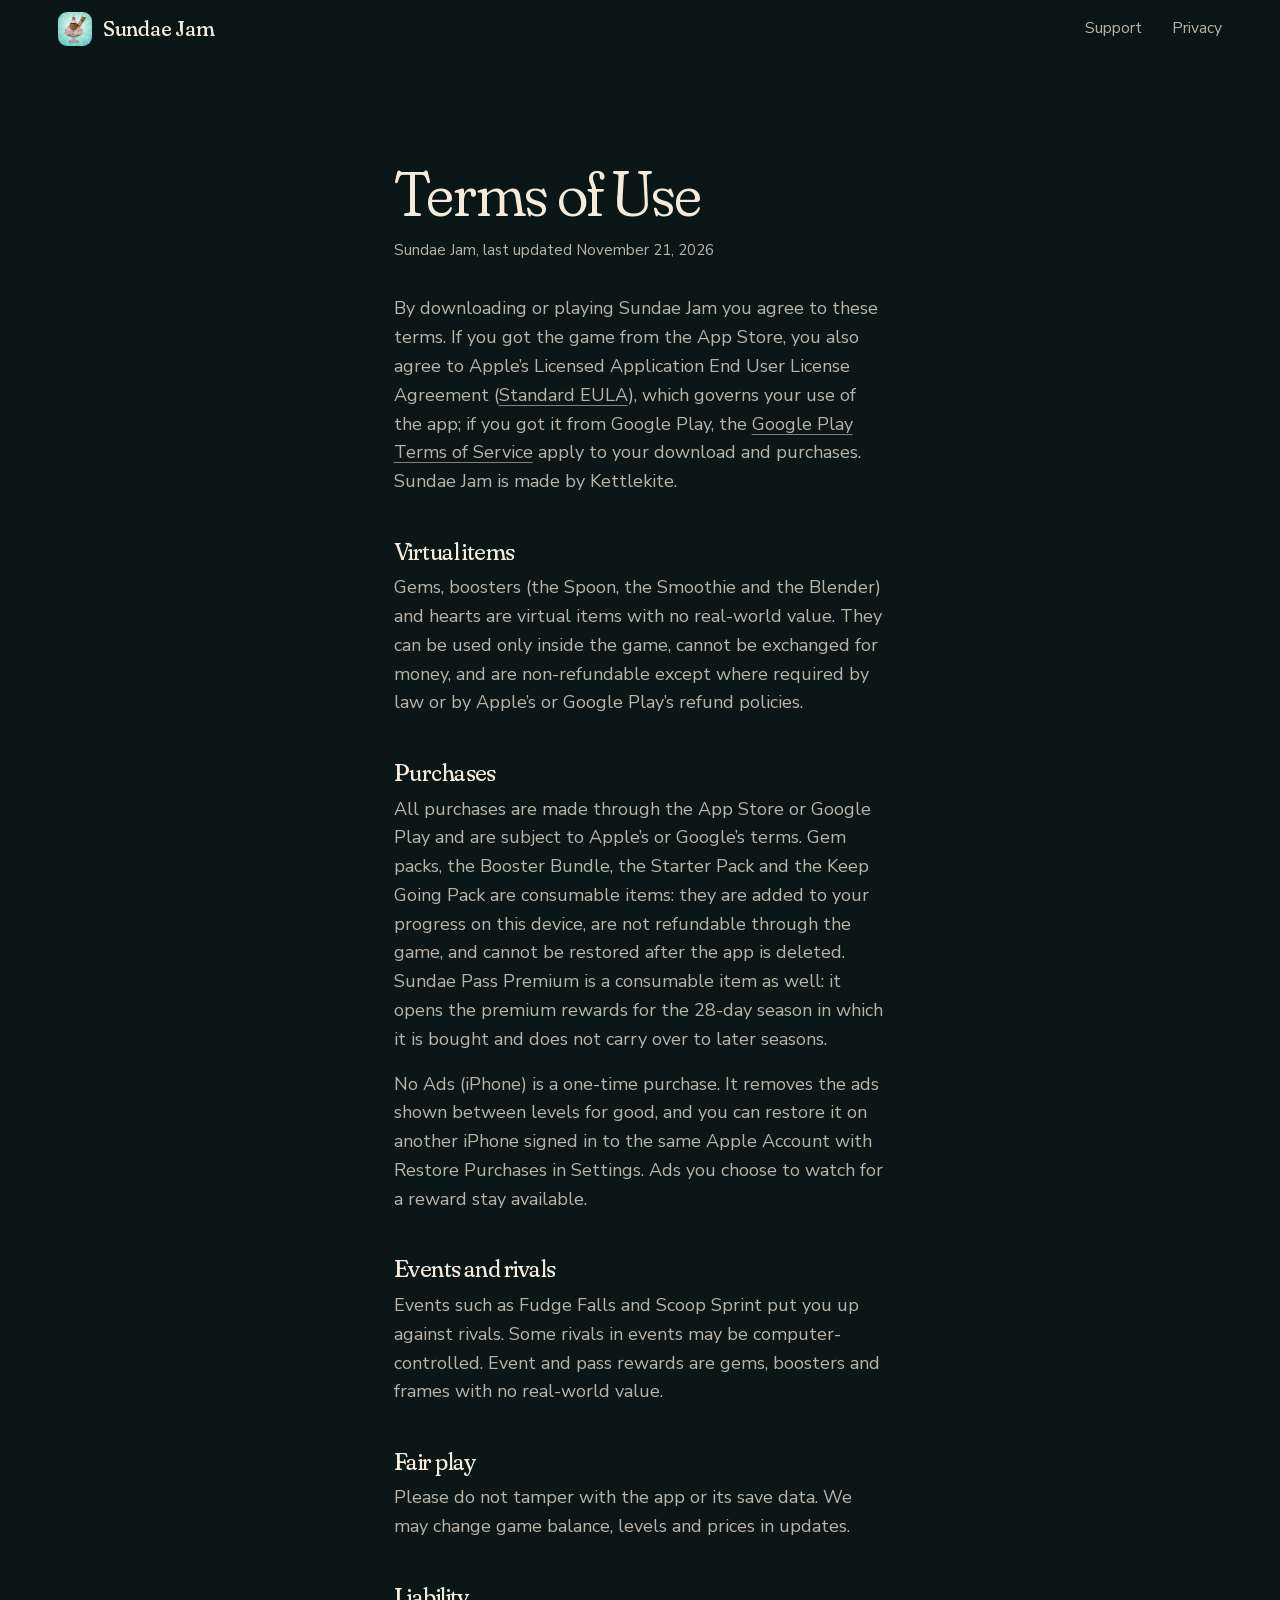
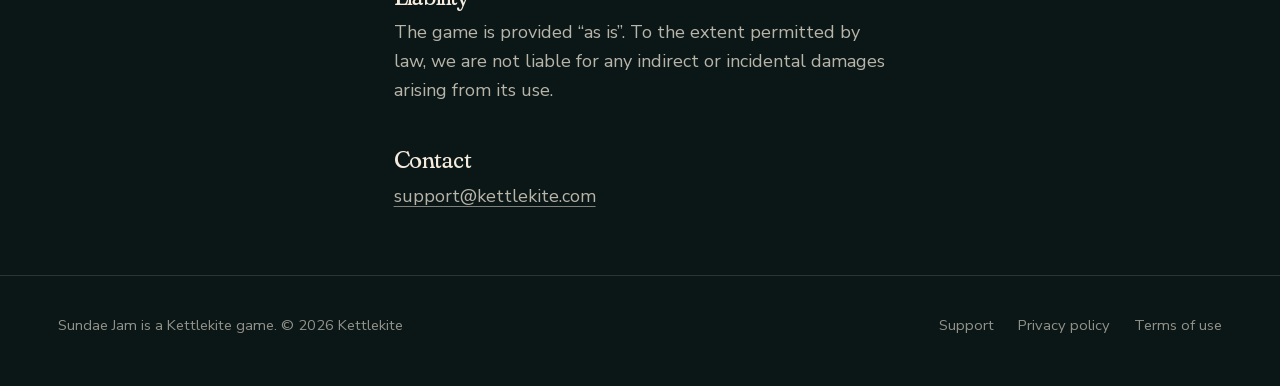
<file: terms.html>
<!doctype html>
<html lang="en">
<head>
<meta charset="utf-8">
<meta name="viewport" content="width=device-width, initial-scale=1">
<title>Sundae Jam Terms of Use</title>
<meta name="description" content="The terms of use for Sundae Jam, the dessert puzzle for iPhone and Android: virtual items, purchases and fair play.">
<link rel="canonical" href="https://sundaejam.kettlekite.com/terms">
<meta property="og:type" content="website">
<meta property="og:url" content="https://sundaejam.kettlekite.com/terms">
<meta property="og:site_name" content="Kettlekite">
<meta property="og:title" content="Sundae Jam Terms of Use">
<meta property="og:description" content="The terms of use for Sundae Jam, the dessert puzzle for iPhone and Android: virtual items, purchases and fair play.">
<meta property="og:image" content="https://sundaejam.kettlekite.com/assets/media/og.jpg">
<meta name="twitter:card" content="summary_large_image">
<meta name="apple-itunes-app" content="app-id=6824275538">
<meta name="theme-color" content="#0b1716">
<link rel="icon" href="/assets/icon.png" type="image/png">
<link rel="apple-touch-icon" href="/assets/icon.png">
<link rel="stylesheet" href="/assets/fonts/fonts.css">
<link rel="stylesheet" href="/assets/kk.css">
<link rel="stylesheet" href="/assets/theme.css">
<link rel="stylesheet" href="/assets/site.css">
</head>
<body>
<a class="skip" href="#main">Skip to content</a>
<header class="wrap bar">
  <a class="brand" href="/" translate="no"><img src="/assets/icon.png" alt="" width="36" height="36">Sundae Jam</a>
  <nav class="nav" aria-label="Site">
    <a href="/support">Support</a>
    <a href="/privacy">Privacy</a>
  </nav>
</header>

<main id="main" class="wrap doc">
<h1>Terms of Use</h1>
<p class="quiet">Sundae Jam, last updated November 21, 2026</p>
<p>By downloading or playing Sundae Jam you agree to these terms. If you got the game from the App Store, you also agree to Apple’s Licensed Application End User License Agreement (<a href="https://www.apple.com/legal/internet-services/itunes/dev/stdeula/">Standard EULA</a>), which governs your use of the app; if you got it from Google Play, the <a href="https://play.google.com/about/play-terms/">Google Play Terms of Service</a> apply to your download and purchases. Sundae Jam is made by Kettlekite.</p>
<h2>Virtual items</h2>
<p>Gems, boosters (the Spoon, the Smoothie and the Blender) and hearts are virtual items with no real-world value. They can be used only inside the game, cannot be exchanged for money, and are non-refundable except where required by law or by Apple’s or Google Play’s refund policies.</p>
<h2>Purchases</h2>
<p>All purchases are made through the App Store or Google Play and are subject to Apple’s or Google’s terms. Gem packs, the Booster Bundle, the Starter Pack and the Keep Going Pack are consumable items: they are added to your progress on this device, are not refundable through the game, and cannot be restored after the app is deleted. Sundae Pass Premium is a consumable item as well: it opens the premium rewards for the 28-day season in which it is bought and does not carry over to later seasons.</p>
<p>No Ads (iPhone) is a one-time purchase. It removes the ads shown between levels for good, and you can restore it on another iPhone signed in to the same Apple Account with Restore Purchases in Settings. Ads you choose to watch for a reward stay available.</p>
<h2>Events and rivals</h2>
<p>Events such as Fudge Falls and Scoop Sprint put you up against rivals. Some rivals in events may be computer-controlled. Event and pass rewards are gems, boosters and frames with no real-world value.</p>
<h2>Fair play</h2>
<p>Please do not tamper with the app or its save data. We may change game balance, levels and prices in updates.</p>
<h2>Liability</h2>
<p>The game is provided “as is”. To the extent permitted by law, we are not liable for any indirect or incidental damages arising from its use.</p>
<h2>Contact</h2>
<p><a href="mailto:support@kettlekite.com">support@kettlekite.com</a></p>
</main>

<footer class="foot">
  <div class="wrap">
    <p>Sundae&nbsp;Jam is a <a href="https://kettlekite.com">Kettlekite</a> game. © 2026 Kettlekite</p>
    <ul>
      <li><a href="/support">Support</a></li>
      <li><a href="/privacy">Privacy policy</a></li>
      <li><a href="/terms">Terms of use</a></li>
    </ul>
  </div>
</footer>
</body>
</html>
</file>
<file: assets/fonts/fonts.css>
/* Fraunces and Nunito Sans (SIL Open Font License 1.1), self-hosted so no visitor request leaves kettlekite.com. */
@font-face { font-family: "Fraunces"; font-style: normal; font-weight: 100 900; font-display: swap; src: url("/assets/fonts/fraunces-latin-ext.woff2") format("woff2"); unicode-range: U+0100-02BA, U+02BD-02C5, U+02C7-02CC, U+02CE-02D7, U+02DD-02FF, U+0304, U+0308, U+0329, U+1D00-1DBF, U+1E00-1E9F, U+1EF2-1EFF, U+2020, U+20A0-20AB, U+20AD-20C4, U+2113, U+2C60-2C7F, U+A720-A7FF; }
@font-face { font-family: "Fraunces"; font-style: normal; font-weight: 100 900; font-display: swap; src: url("/assets/fonts/fraunces-latin.woff2") format("woff2"); unicode-range: U+0000-00FF, U+0131, U+0152-0153, U+02BB-02BC, U+02C6, U+02DA, U+02DC, U+0304, U+0308, U+0329, U+2000-206F, U+20AC, U+2122, U+2191, U+2193, U+2212, U+2215, U+FEFF, U+FFFD; }
@font-face { font-family: "Nunito Sans"; font-style: normal; font-weight: 400 800; font-display: swap; src: url("/assets/fonts/nunito-sans-latin-ext.woff2") format("woff2"); unicode-range: U+0100-02BA, U+02BD-02C5, U+02C7-02CC, U+02CE-02D7, U+02DD-02FF, U+0304, U+0308, U+0329, U+1D00-1DBF, U+1E00-1E9F, U+1EF2-1EFF, U+2020, U+20A0-20AB, U+20AD-20C4, U+2113, U+2C60-2C7F, U+A720-A7FF; }
@font-face { font-family: "Nunito Sans"; font-style: normal; font-weight: 400 800; font-display: swap; src: url("/assets/fonts/nunito-sans-latin.woff2") format("woff2"); unicode-range: U+0000-00FF, U+0131, U+0152-0153, U+02BB-02BC, U+02C6, U+02DA, U+02DC, U+0304, U+0308, U+0329, U+2000-206F, U+20AC, U+2122, U+2191, U+2193, U+2212, U+2215, U+FEFF, U+FFFD; }
</file>
<file: assets/kk.css>
/* Kettlekite shared base: the sky at the hour the kettle goes on. Night and dusk for the ground,
   ivory for the words, the kite's gold and teal only on the kite itself. Every Kettlekite site
   copies this file (scripts/sync-shared.sh); a game site sets its own colours in theme.css. */
:root {
  --night: #0d0f22;
  --dusk: #1d2150;
  --dusk-2: #2d2a5c;
  --plum: #57405f;
  --ember: #e9a06b;
  --ivory: #f4ebdd;
  --ivory-2: rgba(244, 235, 221, 0.74);
  --ivory-3: rgba(244, 235, 221, 0.5);
  --line: rgba(244, 235, 221, 0.14);
  --gold: #f0a92e;
  --teal: #5fa59a;
  --bg: var(--night);
  --ink: #1a1424; /* type on ivory */
  --display: "Fraunces", "Iowan Old Style", "Palatino", Georgia, serif;
  --body: "Nunito Sans", ui-rounded, system-ui, sans-serif;
  --gutter: clamp(1.25rem, 4.5vw, 4rem);
  --max: 92rem;
  --measure: 38rem;
  --ease: cubic-bezier(0.22, 1, 0.36, 1);
}

*, *::before, *::after { box-sizing: border-box; }
html { -webkit-text-size-adjust: 100%; text-size-adjust: 100%; color-scheme: dark; scroll-behavior: smooth; }
body {
  margin: 0;
  min-height: 100vh;
  font: 400 1.125rem/1.6 var(--body);
  color: var(--ivory);
  background: var(--bg);
  overflow-x: clip;
  -webkit-font-smoothing: antialiased;
}
img, svg, video { display: block; max-width: 100%; }
a { color: inherit; text-decoration-thickness: 1px; text-underline-offset: 0.22em; text-decoration-color: var(--ivory-3); }
a:hover { text-decoration-color: currentColor; }
:focus-visible { outline: 2px solid var(--ivory); outline-offset: 4px; border-radius: 6px; }
h1, h2, h3 { margin: 0; font-family: var(--display); font-weight: 340; line-height: 1.02; letter-spacing: -0.02em; text-wrap: balance; font-variation-settings: "opsz" 144; }
p { margin: 0 0 1rem; text-wrap: pretty; }
.wrap { width: 100%; max-width: var(--max); margin: 0 auto; padding: 0 var(--gutter); }
.quiet { color: var(--ivory-3); font-size: 0.95rem; }
.sr { position: absolute; width: 1px; height: 1px; overflow: hidden; clip: rect(0 0 0 0); white-space: nowrap; }

/* Top bar. Fixed over the page; it gains a veil once the page has scrolled. */
.bar {
  position: fixed; inset: 0 0 auto 0; z-index: 50;
  display: flex; align-items: center; justify-content: space-between; gap: 1rem;
  padding: 1.1rem var(--gutter);
  transition: background 0.5s var(--ease), padding 0.5s var(--ease);
}
/* long pages have no script to veil the bar, so it is veiled from the start */
.bar.veiled, body:has(.doc) .bar { background: color-mix(in srgb, var(--bg) 78%, transparent); backdrop-filter: blur(14px); -webkit-backdrop-filter: blur(14px); padding-top: 0.75rem; padding-bottom: 0.75rem; }
.brand { display: inline-flex; align-items: center; gap: 0.7rem; text-decoration: none; font-family: var(--display); font-weight: 450; font-size: 1.3rem; letter-spacing: -0.01em; font-variation-settings: "opsz" 48; }
.brand img { width: 34px; height: 34px; border-radius: 9px; }
.brand .kite { width: 22px; height: 22px; }
.nav { display: flex; gap: clamp(1rem, 2.4vw, 2.2rem); font-size: 0.98rem; color: var(--ivory-2); }
.nav a { text-decoration: none; }
.nav a:hover { color: var(--ivory); }

/* Buttons take the shape of Apple's App Store badge that sits among them: 48 px tall, corners of 8 px
   (the badge's own, measured). One solid ivory button per view, everything else outlined or a plain link */
.btn {
  display: inline-flex; align-items: center; justify-content: center; gap: 0.55rem;
  min-height: 3rem; padding: 0.8rem 1.35rem; border-radius: 8px;
  font: 600 1rem/1 var(--body); text-decoration: none; white-space: nowrap;
  transition: background 0.3s var(--ease), color 0.3s var(--ease), box-shadow 0.3s var(--ease), transform 0.3s var(--ease);
}
.btn.solid { background: var(--ivory); color: var(--ink); }
.btn.solid:hover { background: #fff8ee; transform: translateY(-1px); }
.btn.line { color: var(--ivory); box-shadow: inset 0 0 0 1px var(--ivory-3); }
.btn.line:hover { box-shadow: inset 0 0 0 1px var(--ivory); }
.btn.soon { color: var(--ivory-2); box-shadow: inset 0 0 0 1px var(--line); cursor: default; }
/* A row of them, centred on one line; the gap is the badge's clear space (a quarter of its height).
   Apple's own badge, unaltered, for a game that is out; "coming soon" holds its place until then */
.actions { display: flex; flex-wrap: wrap; align-items: center; gap: 0.75rem; }
.store-badge { display: inline-flex; border-radius: 8px; }
.store-badge img { width: auto; height: 3rem; }

/* Long-form pages: privacy, terms, support */
.doc { max-width: var(--measure); padding-top: clamp(7rem, 14vw, 10rem); padding-bottom: 3rem; }
.doc h1 { font-size: clamp(2.6rem, 6vw, 4rem); margin-bottom: 0.8rem; }
.doc h2 { font-size: 1.6rem; margin: 2.6rem 0 0.6rem; font-weight: 400; }
.doc h3 { font-family: var(--body); font-size: 1.05rem; font-weight: 700; letter-spacing: 0; margin: 1.6rem 0 0.35rem; }
.doc p, .doc li { color: var(--ivory-2); }
.doc .quiet { margin-bottom: 2rem; }
.doc a { text-decoration-color: var(--ivory-3); }

/* Footer */
.foot { position: relative; border-top: 1px solid var(--line); padding: 2.4rem 0 3rem; font-size: 0.92rem; color: var(--ivory-3); }
.foot .wrap { display: flex; flex-wrap: wrap; justify-content: space-between; gap: 1rem 2.5rem; }
.foot p { margin: 0; }
.foot ul { list-style: none; margin: 0; padding: 0; display: flex; flex-wrap: wrap; gap: 0.4rem 1.5rem; }
.foot a { text-decoration: none; }
.foot a:hover { color: var(--ivory); }

/* Phone frame for real screen recordings */
.phone {
  position: relative; width: min(300px, 64vw); aspect-ratio: 496 / 1080;
  padding: 10px; border-radius: 48px; background: #0b0a10;
  box-shadow: 0 0 0 1.5px rgba(255, 255, 255, 0.14), 0 50px 100px -30px rgba(0, 0, 0, 0.7), 0 20px 40px -20px rgba(0, 0, 0, 0.5);
}
.phone::before { content: ""; position: absolute; z-index: 2; top: 20px; left: 50%; width: 28%; height: 22px; border-radius: 99px; background: #0b0a10; transform: translateX(-50%); }
.phone video, .phone img { width: 100%; height: 100%; object-fit: cover; border-radius: 38px; background: #222; }

/* Reveal on scroll: home.js / game.js add .in when an element enters the view */
.rise { opacity: 0; transform: translateY(2.2rem); transition: opacity 1.1s var(--ease), transform 1.1s var(--ease); }
.rise.in { opacity: 1; transform: none; }

@media (max-width: 760px) {
  .nav { gap: 1rem; font-size: 0.92rem; }
  .nav:has(a:not([href^="#"])) a[href^="#"] { display: none; } /* game sites keep Support on phones */
  .brand { font-size: 1.15rem; }
}
@media (prefers-reduced-motion: reduce) {
  html { scroll-behavior: auto; }
  *, *::before, *::after { animation: none !important; transition: none !important; }
  .rise { opacity: 1; transform: none; }
}
</file>
<file: assets/game.css>
/* A Kettlekite game site: the game's name behind a live phone, how it plays, its pieces, its levels.
   Shared by every game site (scripts/sync-shared.sh); colours come from the site's theme.css:
   --bg (ground), --hero-1 / --hero-2 (the hero's light), --glow, --tint (cards), --accent. */

/* ——— Hero ——— */
.g-hero { position: relative; min-height: 100svh; overflow: hidden; isolation: isolate; background: radial-gradient(75% 70% at 50% 58%, var(--hero-1) 0%, var(--hero-2) 48%, var(--bg) 100%); }
.g-hero::after { content: ""; position: absolute; inset: auto 0 0 0; height: 30%; background: linear-gradient(0deg, var(--bg), transparent); z-index: 3; pointer-events: none; }
.g-name {
  position: absolute; left: 0; right: 0; top: clamp(5.5rem, 14vh, 9rem); z-index: 0; margin: 0; text-align: center;
  font-weight: 300; font-size: clamp(4.6rem, 17.5vw, 20rem); line-height: 0.82; letter-spacing: -0.05em; white-space: nowrap;
  color: var(--ivory); transform: translateY(calc(var(--hp, 0) * -12vh));
}
.g-scene { position: absolute; inset: 0; z-index: 1; }
.g-scene .float {
  position: absolute; left: var(--x); top: var(--y); width: var(--w); height: auto;
  transform: translate3d(calc(var(--mx, 0) * var(--d) * -26px), calc(var(--hp, 0) * var(--d) * -30vh), 0) rotate(var(--r));
  filter: drop-shadow(0 26px 34px rgba(8, 4, 10, 0.42));
  animation: bob calc(5s + var(--d) * 2s) ease-in-out infinite alternate; animation-delay: calc(var(--d) * -1.7s);
}
@keyframes bob { from { translate: 0 -0.6rem; } to { translate: 0 0.6rem; } }
.g-device { position: absolute; z-index: 2; left: 50%; top: clamp(13rem, 37vh, 22rem); transform: translate(-50%, calc(var(--hp, 0) * -8vh)); }
.g-device .phone { width: clamp(230px, 20vw, 320px); }
.g-copy {
  position: relative; z-index: 4; min-height: 100svh; display: grid; grid-template-columns: minmax(0, 24rem) 1fr minmax(0, 20rem);
  align-items: end; gap: 2rem; padding-bottom: clamp(2.5rem, 7vh, 4.5rem);
}
.g-lede { font-family: var(--display); font-weight: 340; font-size: clamp(1.8rem, 2.6vw, 2.6rem); line-height: 1.08; letter-spacing: -0.02em; margin-bottom: 0.8rem; font-variation-settings: "opsz" 96; }
.g-sub { color: var(--ivory-2); margin: 0; }
.g-cta { grid-column: 3; justify-self: end; text-align: right; }
.g-cta .actions { justify-content: flex-end; margin-top: 0; }
.g-cta .help { display: inline-block; margin-top: 0.9rem; color: var(--ivory-2); }
.studio-mark { display: inline-flex; align-items: center; gap: 0.5rem; margin-top: 1.4rem; color: var(--ivory-2); text-decoration: none; font-size: 0.95rem; }
.studio-mark svg { width: 18px; height: 18px; }
.studio-mark:hover { color: var(--ivory); }

/* ——— Section heads ——— */
.g-section { padding-top: clamp(6rem, 13vw, 11rem); }
.g-head { display: grid; grid-template-columns: minmax(0, 1fr) minmax(0, 30rem); gap: 1.5rem 4rem; align-items: end; margin-bottom: clamp(2.5rem, 6vw, 4.5rem); }
.g-head h2 { font-size: clamp(2.8rem, 6vw, 6rem); font-weight: 300; letter-spacing: -0.04em; line-height: 0.95; }
.g-head p { color: var(--ivory-2); margin: 0; font-size: 1.1rem; }

/* ——— How it plays: three moments, each a screen ——— */
.beats { list-style: none; margin: 0; padding: 0; display: grid; grid-template-columns: repeat(3, minmax(0, 1fr)); gap: clamp(1.5rem, 4vw, 4rem); }
.beat:nth-child(2) { margin-top: clamp(2rem, 7vw, 6rem); }
.beat:nth-child(3) { margin-top: clamp(4rem, 14vw, 12rem); }
.beat .shot { width: min(100%, 300px); aspect-ratio: 1320 / 2868; border-radius: 36px; padding: 9px; background: #0b0a10; box-shadow: 0 0 0 1.5px rgba(255, 255, 255, 0.12), 0 40px 80px -30px rgba(0, 0, 0, 0.75); transform: rotate(var(--tilt, 0deg)); }
.beat .shot img { width: 100%; height: 100%; object-fit: cover; border-radius: 28px; }
.beat h3 { font-size: clamp(1.6rem, 2.2vw, 2.1rem); font-weight: 350; margin: 1.8rem 0 0.6rem; letter-spacing: -0.02em; }
.beat p { color: var(--ivory-2); max-width: 26ch; margin: 0; }

/* ——— The pieces ——— */
.shelf { display: grid; grid-template-columns: repeat(3, minmax(0, 1fr)); gap: clamp(1rem, 2.5vw, 2rem); }
.shelf section { border-radius: 28px; padding: clamp(1.4rem, 2.6vw, 2.2rem); background: radial-gradient(120% 90% at 0% 0%, var(--tint), transparent 70%), rgba(244, 235, 221, 0.03); box-shadow: inset 0 0 0 1px var(--line); }
.shelf h3 { font-size: 1.9rem; font-weight: 350; margin-bottom: 1.4rem; letter-spacing: -0.02em; }
.items { list-style: none; margin: 0; padding: 0; display: grid; grid-template-columns: repeat(2, minmax(0, 1fr)); gap: 1.2rem 1rem; }
.items li { display: grid; justify-items: center; gap: 0.5rem; text-align: center; font-size: 0.92rem; color: var(--ivory-2); }
.items img { height: clamp(84px, 9vw, 130px); width: auto; max-width: 100%; object-fit: contain; filter: drop-shadow(0 16px 20px rgba(0, 0, 0, 0.35)); transition: transform 0.7s var(--ease); }
.items li:hover img { transform: translateY(-6px) rotate(-4deg) scale(1.05); }

/* tricks: four boards, two by two */
.tricks { display: grid; grid-template-columns: repeat(2, minmax(0, 1fr)); gap: clamp(1rem, 2.5vw, 2rem); }
.trick { border-radius: 28px; overflow: hidden; background: rgba(244, 235, 221, 0.03); box-shadow: inset 0 0 0 1px var(--line); }
.trick img { width: 100%; aspect-ratio: 1 / 1; object-fit: cover; }
.trick div { padding: 1.4rem 1.6rem 1.7rem; }
.trick h3 { font-size: 1.7rem; font-weight: 350; margin-bottom: 0.5rem; letter-spacing: -0.02em; }
.trick p { color: var(--ivory-2); margin: 0; }
/* one row on wide screens: wide desserts (a banana, a chocolate bar) shrink with the rest rather than wrap */
.orders { display: flex; align-items: flex-end; justify-content: center; gap: clamp(0.4rem, 2vw, 2.2rem); margin-top: clamp(3rem, 7vw, 5rem); }
.orders img { flex: 0 1 auto; min-width: 0; height: auto; max-height: clamp(70px, 9vw, 150px); filter: drop-shadow(0 18px 22px rgba(0, 0, 0, 0.4)); }
.orders img:nth-child(odd) { transform: translateY(-0.8rem) rotate(-6deg); }
.orders img:nth-child(even) { transform: rotate(5deg); }

/* ——— Levels: a strip of screens that slides as the page scrolls ——— */
.levels { overflow: hidden; padding-bottom: 1rem; }
.strip { display: flex; gap: clamp(1rem, 2vw, 1.8rem); width: max-content; padding: 0 var(--gutter); transform: translateX(calc(var(--sp, 0) * -1 * var(--travel, 0px))); }
.strip figure { margin: 0; width: clamp(170px, 17vw, 260px); aspect-ratio: 1320 / 2868; border-radius: 30px; padding: 8px; background: #0b0a10; box-shadow: 0 0 0 1.5px rgba(255, 255, 255, 0.1), 0 30px 60px -25px rgba(0, 0, 0, 0.7); flex: none; }
.strip figure:nth-child(even) { margin-top: 3rem; }
.strip img { width: 100%; height: 100%; object-fit: cover; border-radius: 23px; }

/* ——— Calm, and the sister game ——— */
.calm { display: grid; grid-template-columns: minmax(0, 1fr) minmax(0, 30rem); gap: 1.5rem 4rem; align-items: end; }
.calm h2 { font-size: clamp(2.6rem, 5.4vw, 5.4rem); font-weight: 300; letter-spacing: -0.04em; line-height: 0.98; }
.calm p { color: var(--ivory-2); margin: 0 0 0.8rem; }
.sister { display: flex; align-items: center; gap: 1.4rem; margin: clamp(5rem, 11vw, 9rem) 0 clamp(4rem, 8vw, 6rem); padding: clamp(1.2rem, 2.4vw, 2rem); border-radius: 28px; text-decoration: none; background: radial-gradient(110% 120% at 100% 0%, var(--sister-tint, rgba(255, 255, 255, 0.06)), transparent 70%), rgba(244, 235, 221, 0.03); box-shadow: inset 0 0 0 1px var(--line); transition: box-shadow 0.4s var(--ease); }
.sister:hover { box-shadow: inset 0 0 0 1px var(--ivory-3); }
.sister img { width: 72px; height: 72px; border-radius: 17px; }
.sister strong { display: block; font-family: var(--display); font-weight: 400; font-size: 1.7rem; letter-spacing: -0.02em; }
.sister span { color: var(--ivory-2); }

@media (max-width: 860px) {
  .orders { flex-wrap: wrap; }
  .orders img { flex: none; height: clamp(70px, 9vw, 150px); max-height: none; }
  .g-name { top: 5.2rem; font-size: 19vw; }
  .g-device { top: 9.6rem; }
  .g-device .phone { width: min(52vw, 230px); }
  .g-copy { grid-template-columns: 1fr; align-content: end; min-height: 0; padding-top: calc(9.6rem + min(52vw, 230px) * 2.18 + 1.5rem); }
  .g-cta { grid-column: 1; justify-self: start; text-align: left; }
  .g-cta .actions { justify-content: flex-start; }
  .g-head, .calm { grid-template-columns: 1fr; }
  .beats { grid-template-columns: 1fr; gap: 3.5rem; }
  .beat:nth-child(n) { margin-top: 0; }
  .beat .shot { width: min(72vw, 280px); }
  .shelf { grid-template-columns: 1fr; }
  .tricks { grid-template-columns: 1fr; }
  .g-scene .float { width: calc(var(--w) * 1.6); }
}
@media (prefers-reduced-motion: reduce) {
  .g-scene .float { animation: none; }
  .strip { transform: none; overflow-x: auto; }
}
</file>
<file: assets/theme.css>
/* Sundae Jam: a mint-cold evening with strawberry in the light, the colours of the scoops themselves.
   Only colours live here; layout comes from the shared kk.css and game.css. */
:root {
  --bg: #0b1716;
  --hero-1: #2f7a6c;
  --hero-2: #163a34;
  --glow: rgba(245, 143, 154, 0.3);
  --tint: rgba(127, 224, 200, 0.12);
  --sister-tint: rgba(242, 160, 180, 0.16);
  --accent: #bfe8d4;
}
</file>
<file: assets/site.css>
/* Details on top of the shared kk.css and game.css. Those two are synced from kettlekite-site (scripts/sync-shared.sh)
   and would lose anything written into them here, so this file holds the polish instead. It is the same on every game
   site; fold it into kk.css / game.css in kettlekite-site when convenient, then delete it. */

/* The page's own surfaces: selection, scrollbar, taps */
html { scrollbar-color: var(--ivory-3) var(--bg); -webkit-tap-highlight-color: transparent; }
::selection { background: color-mix(in srgb, var(--accent) 38%, transparent); color: var(--ivory); }
a, button { touch-action: manipulation; }
.quiet, .foot { color: rgba(244, 235, 221, 0.58); } /* 4.5:1 on every game's ground (0.5 fell just short on Vanity's) */

/* Skip link: out of sight until a keyboard reaches it */
.skip {
  position: fixed; z-index: 60; top: 0.75rem; left: var(--gutter); padding: 0.75rem 1.2rem; border-radius: 999px;
  background: var(--ivory); color: var(--ink); font-weight: 600; font-size: 1rem; text-decoration: none; transform: translateY(-300%);
}
.skip:focus-visible { transform: none; border-radius: 999px; }

/* 44 px for a finger with no visual shift: padding grows the target, a negative margin gives the space back */
.brand { padding-block: 5px; margin-block: -5px; }
.nav a { padding-block: 11px; margin-block: -11px; }
.g-cta .help { padding-block: 8px; margin-block: calc(0.9rem - 8px) -8px; }
.studio-mark { padding-block: 10px; margin-block: calc(1.4rem - 10px) -10px; }
.calm a { display: inline-block; padding-block: 10px; margin-block: -10px; }
.foot a { display: inline-block; padding-block: 12px; margin-block: -12px; }
.nav a[aria-current="page"] { color: var(--ivory); }

/* Trick pictures stay square: a height attribute must not beat the aspect ratio */
.trick img { height: auto; }

/* Apple's own badge, unaltered, for a game that is out (as on kettlekite.com) */
.store-badge { display: inline-flex; border-radius: 9px; }
.store-badge img { width: auto; height: 3rem; }
.store-badge:focus-visible { border-radius: 10px; }

/* Press and hover: everything clickable answers on press; only links move, and never far */
a.btn, .store-badge, .sister { transition: transform 0.16s var(--ease), background 0.3s var(--ease), box-shadow 0.3s var(--ease); }
a.btn:active, .store-badge:active { transform: scale(0.97); }
.sister:active { transform: scale(0.985); }
@media (hover: hover) and (pointer: fine) {
  .store-badge:hover { transform: translateY(-1px); }
  .sister:hover { transform: translateY(-2px); }
}

/* Blocks rise a little less far and a little sooner; with scripting off they are simply there */
.rise { transform: translateY(1.25rem); transition: opacity 0.9s var(--ease), transform 0.9s var(--ease); }
@media (scripting: none) { .rise { opacity: 1; transform: none; } }

/* Phones: the props gather round the phone and leave the words under it clear */
@media (max-width: 860px) {
  .g-scene { inset: 0 0 auto 0; height: 64%; }
}

@media (prefers-reduced-motion: reduce) {
  .rise { opacity: 1; transform: none; }
}
</file>
